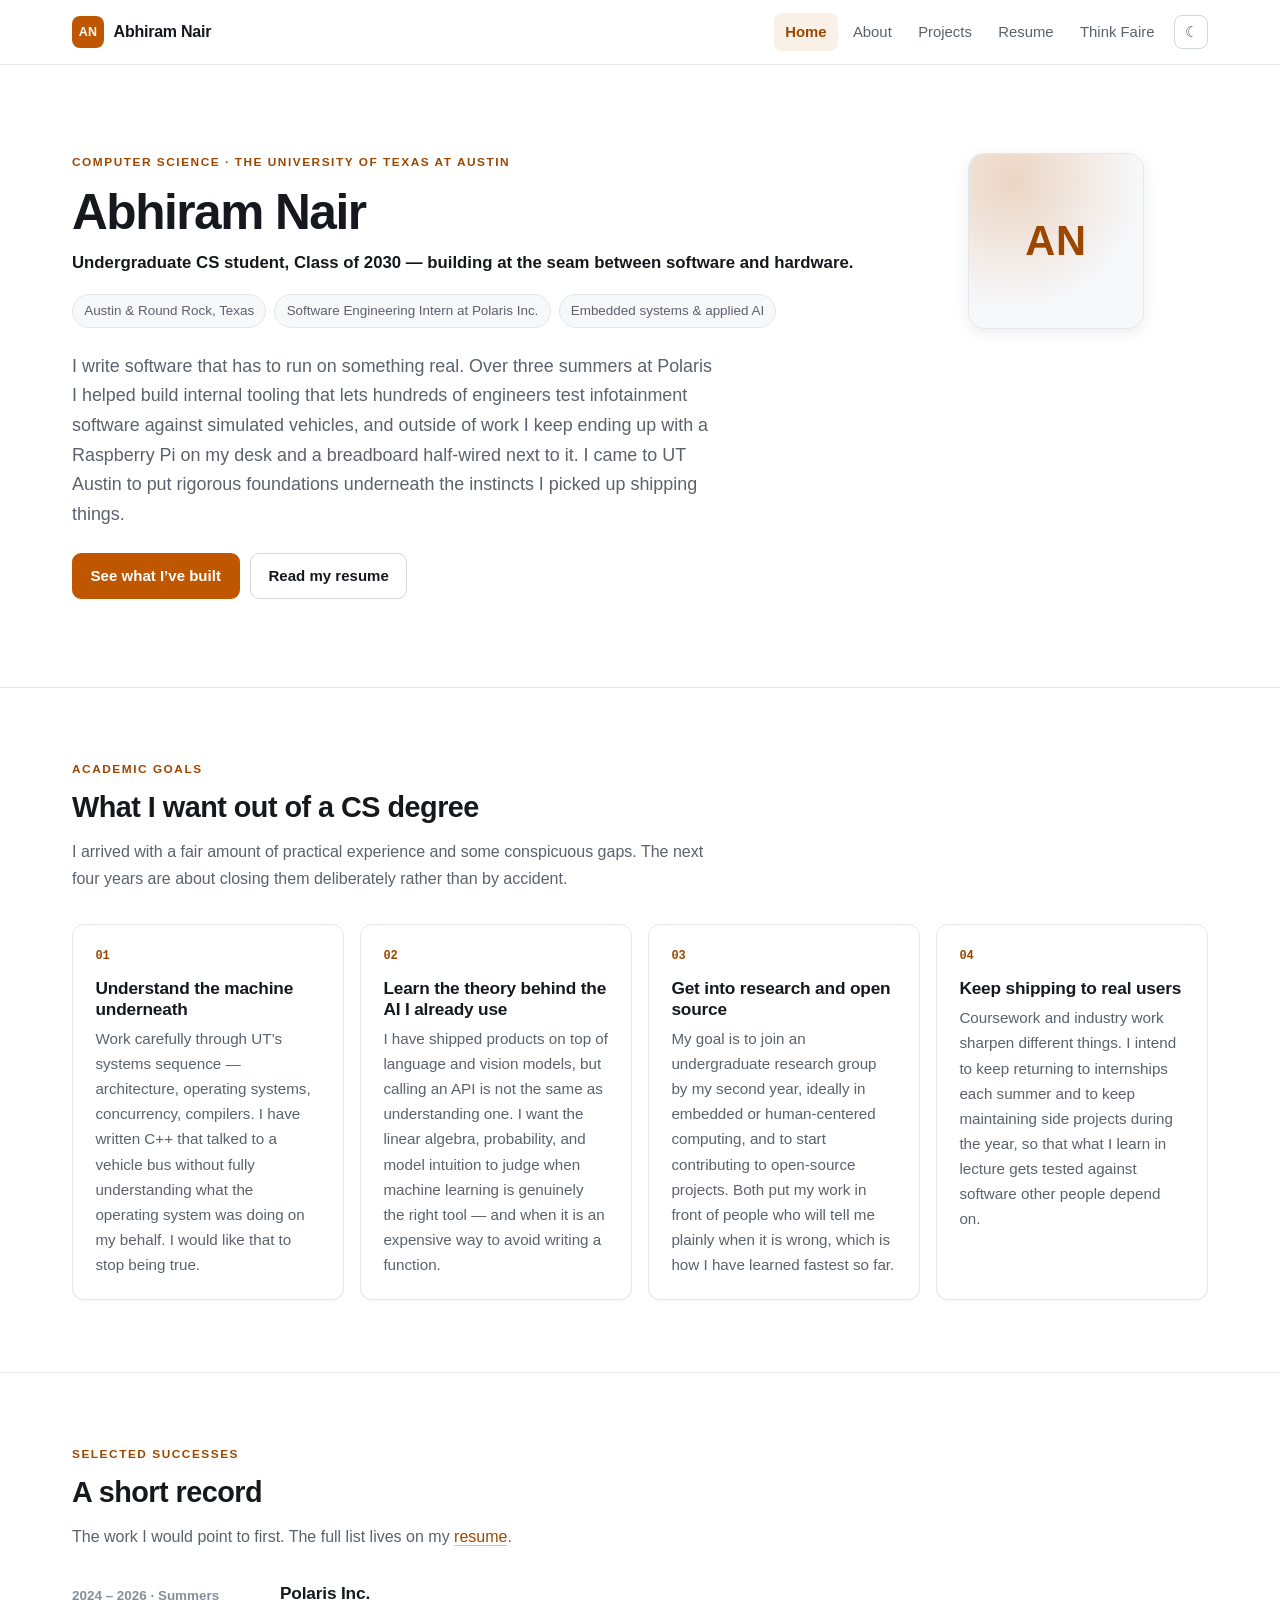
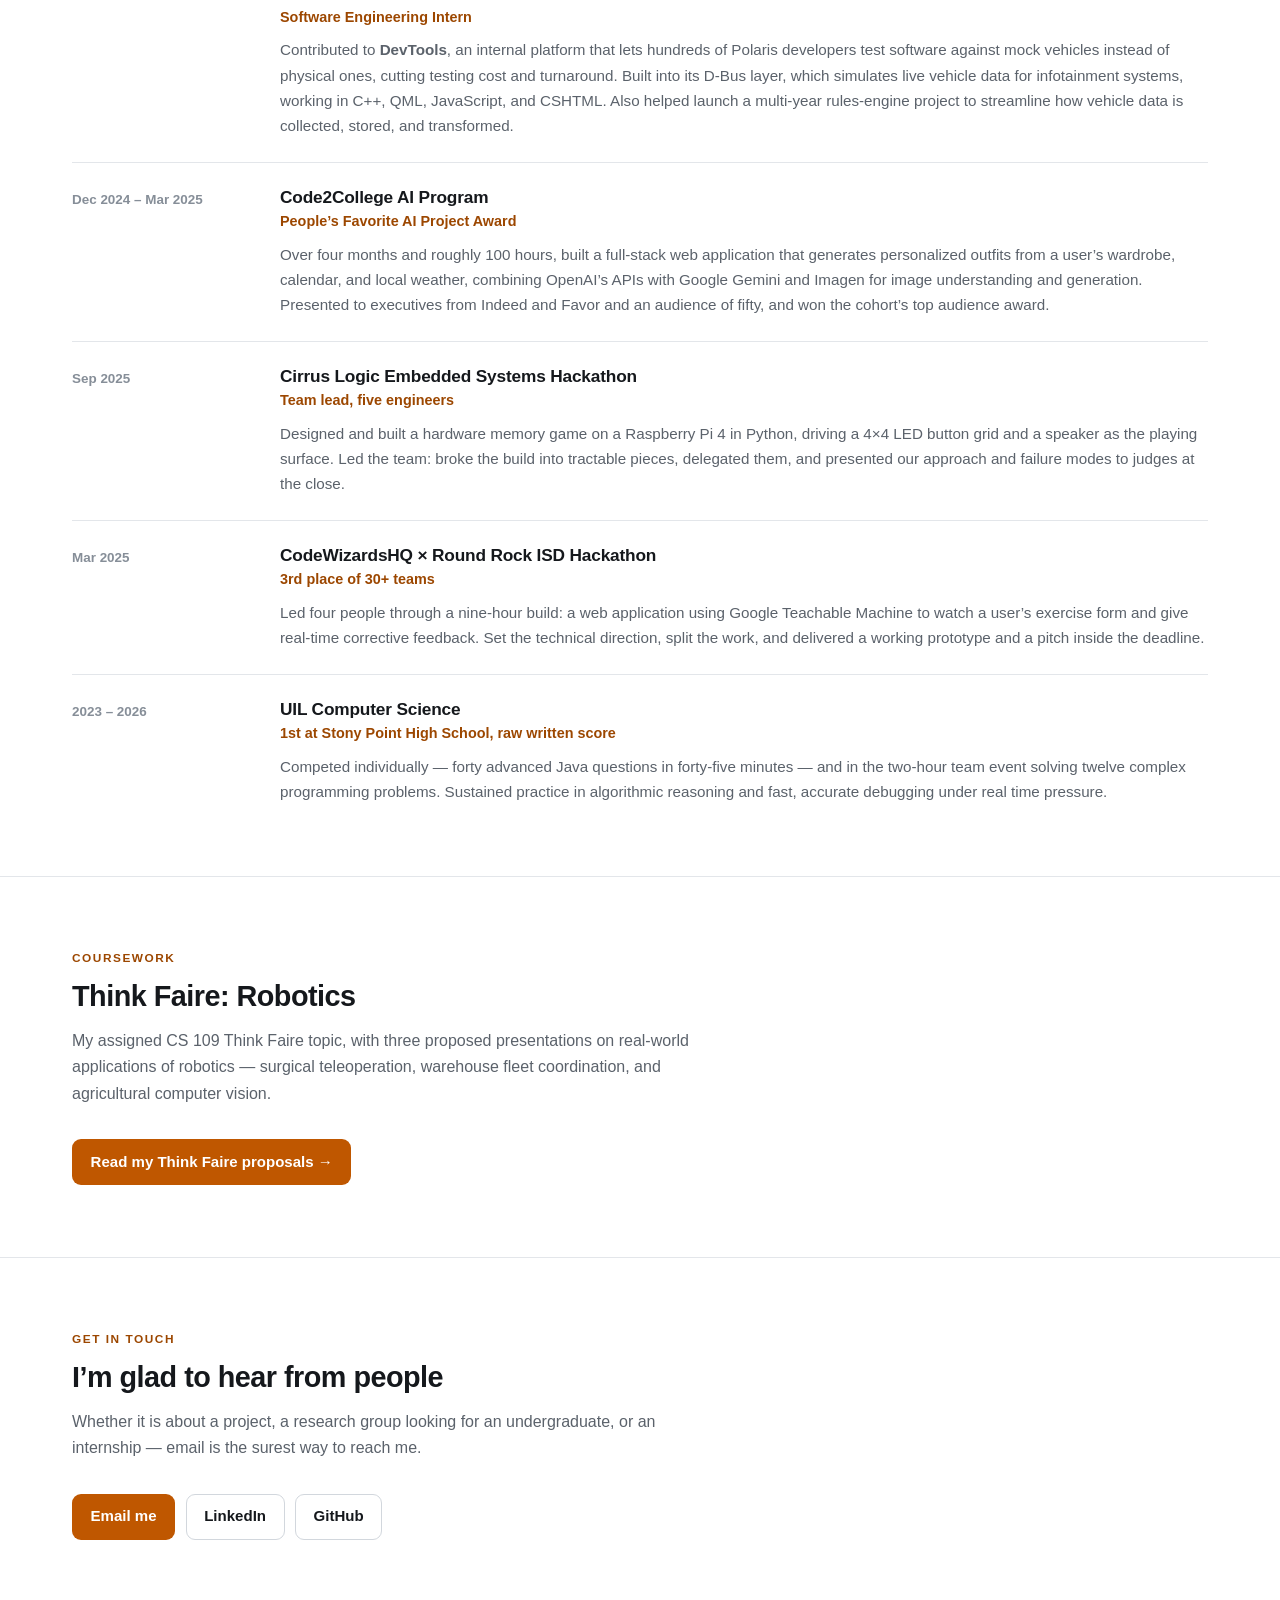
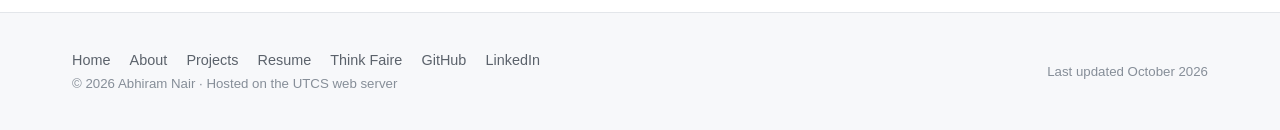
<file: site/index.html>
<!DOCTYPE html>
<html lang="en" >
<head>
<meta charset="utf-8">
<meta name="viewport" content="width=device-width, initial-scale=1">
<title>Abhiram Nair &mdash; Computer Science at UT Austin</title>
<meta name="description" content="Abhiram Nair is a Computer Science student at The University of Texas at Austin, Class of 2030, with experience in embedded systems, software engineering, and applied AI.">
<meta name="author" content="Abhiram Nair">
<link rel="stylesheet" href="style.css">
<link rel="icon" href="data:image/svg+xml,<svg xmlns='http://www.w3.org/2000/svg' viewBox='0 0 32 32'><rect width='32' height='32' rx='7' fill='%23bf5700'/><text x='16' y='22' font-family='Helvetica,Arial,sans-serif' font-size='15' font-weight='bold' fill='white' text-anchor='middle'>AN</text></svg>">
</head>
<body>
<a class="skip-link" href="#main">Skip to main content</a>

<header class="site-header">
  <div class="wrap">
    <a class="brand" href="index.html">
      <span class="brand-mark" aria-hidden="true">AN</span>
      <span>Abhiram Nair</span>
    </a>
    <nav class="nav" aria-label="Primary">
      <a href="index.html" aria-current="page">Home</a>
      <a href="about.html">About</a>
      <a href="projects.html">Projects</a>
      <a href="resume.html">Resume</a>
      <a href="thinklab/">Think Faire</a>
      <button class="theme-toggle" type="button" hidden aria-label="Switch theme"></button>
    </nav>
  </div>
</header>

<main id="main">

  <section class="hero">
    <div class="wrap">
      <div class="hero-grid">
        <div>
          <span class="eyebrow">Computer Science &middot; The University of Texas at Austin</span>
          <h1>Abhiram Nair</h1>
          <p class="hero-sub">Undergraduate CS student, Class of 2030 &mdash; building at the seam between software and hardware.</p>
          <ul class="facts">
            <li>Austin &amp; Round Rock, Texas</li>
            <li>Software Engineering Intern at Polaris Inc.</li>
            <li>Embedded systems &amp; applied AI</li>
          </ul>
          <p class="lead">
            I write software that has to run on something real. Over three summers at Polaris
            I helped build internal tooling that lets hundreds of engineers test infotainment
            software against simulated vehicles, and outside of work I keep ending up with a
            Raspberry Pi on my desk and a breadboard half-wired next to it. I came to UT Austin
            to put rigorous foundations underneath the instincts I picked up shipping things.
          </p>
          <div class="actions">
            <a class="btn btn-primary" href="projects.html">See what I&rsquo;ve built</a>
            <a class="btn btn-ghost" href="resume.html">Read my resume</a>
          </div>
        </div>

        <!-- Portrait slot. To add a photo, drop portrait.jpg in this directory and
             replace the div below with:
             <img class="portrait" src="portrait.jpg" alt="Portrait of Abhiram Nair" width="176" height="176"> -->
        <div class="portrait-frame">
          <div class="portrait-fallback" aria-hidden="true">AN</div>
        </div>
      </div>
    </div>
  </section>

  <section id="goals">
    <div class="wrap">
      <div class="section-head">
        <span class="eyebrow">Academic goals</span>
        <h2>What I want out of a CS degree</h2>
        <p>
          I arrived with a fair amount of practical experience and some conspicuous gaps.
          The next four years are about closing them deliberately rather than by accident.
        </p>
      </div>
      <div class="grid">
        <article class="card">
          <span class="card-num">01</span>
          <h3>Understand the machine underneath</h3>
          <p>
            Work carefully through UT&rsquo;s systems sequence &mdash; architecture, operating
            systems, concurrency, compilers. I have written C++ that talked to a vehicle bus
            without fully understanding what the operating system was doing on my behalf.
            I would like that to stop being true.
          </p>
        </article>
        <article class="card">
          <span class="card-num">02</span>
          <h3>Learn the theory behind the AI I already use</h3>
          <p>
            I have shipped products on top of language and vision models, but calling an API
            is not the same as understanding one. I want the linear algebra, probability, and
            model intuition to judge when machine learning is genuinely the right tool &mdash;
            and when it is an expensive way to avoid writing a function.
          </p>
        </article>
        <article class="card">
          <span class="card-num">03</span>
          <h3>Get into research and open source</h3>
          <p>
            My goal is to join an undergraduate research group by my second year, ideally in
            embedded or human-centered computing, and to start contributing to open-source
            projects. Both put my work in front of people who will tell me plainly when it
            is wrong, which is how I have learned fastest so far.
          </p>
        </article>
        <article class="card">
          <span class="card-num">04</span>
          <h3>Keep shipping to real users</h3>
          <p>
            Coursework and industry work sharpen different things. I intend to keep returning
            to internships each summer and to keep maintaining side projects during the year,
            so that what I learn in lecture gets tested against software other people depend on.
          </p>
        </article>
      </div>
    </div>
  </section>

  <section id="highlights">
    <div class="wrap">
      <div class="section-head">
        <span class="eyebrow">Selected successes</span>
        <h2>A short record</h2>
        <p>The work I would point to first. The full list lives on my <a href="resume.html">resume</a>.</p>
      </div>

      <div class="entries">
        <article class="entry">
          <div class="entry-when">2024 &ndash; 2026 &middot; Summers</div>
          <div class="entry-body">
            <h3>Polaris Inc.</h3>
            <span class="entry-role">Software Engineering Intern</span>
            <p>
              Contributed to <strong>DevTools</strong>, an internal platform that lets hundreds of
              Polaris developers test software against mock vehicles instead of physical ones,
              cutting testing cost and turnaround. Built into its D-Bus layer, which simulates
              live vehicle data for infotainment systems, working in C++, QML, JavaScript, and
              CSHTML. Also helped launch a multi-year rules-engine project to streamline how
              vehicle data is collected, stored, and transformed.
            </p>
          </div>
        </article>

        <article class="entry">
          <div class="entry-when">Dec 2024 &ndash; Mar 2025</div>
          <div class="entry-body">
            <h3>Code2College AI Program</h3>
            <span class="entry-role">People&rsquo;s Favorite AI Project Award</span>
            <p>
              Over four months and roughly 100 hours, built a full-stack web application that
              generates personalized outfits from a user&rsquo;s wardrobe, calendar, and local
              weather, combining OpenAI&rsquo;s APIs with Google Gemini and Imagen for image
              understanding and generation. Presented to executives from Indeed and Favor and
              an audience of fifty, and won the cohort&rsquo;s top audience award.
            </p>
          </div>
        </article>

        <article class="entry">
          <div class="entry-when">Sep 2025</div>
          <div class="entry-body">
            <h3>Cirrus Logic Embedded Systems Hackathon</h3>
            <span class="entry-role">Team lead, five engineers</span>
            <p>
              Designed and built a hardware memory game on a Raspberry Pi 4 in Python, driving a
              4&times;4 LED button grid and a speaker as the playing surface. Led the team: broke
              the build into tractable pieces, delegated them, and presented our approach and
              failure modes to judges at the close.
            </p>
          </div>
        </article>

        <article class="entry">
          <div class="entry-when">Mar 2025</div>
          <div class="entry-body">
            <h3>CodeWizardsHQ &times; Round Rock ISD Hackathon</h3>
            <span class="entry-role">3rd place of 30+ teams</span>
            <p>
              Led four people through a nine-hour build: a web application using Google Teachable
              Machine to watch a user&rsquo;s exercise form and give real-time corrective feedback.
              Set the technical direction, split the work, and delivered a working prototype and
              a pitch inside the deadline.
            </p>
          </div>
        </article>

        <article class="entry">
          <div class="entry-when">2023 &ndash; 2026</div>
          <div class="entry-body">
            <h3>UIL Computer Science</h3>
            <span class="entry-role">1st at Stony Point High School, raw written score</span>
            <p>
              Competed individually &mdash; forty advanced Java questions in forty-five minutes &mdash;
              and in the two-hour team event solving twelve complex programming problems.
              Sustained practice in algorithmic reasoning and fast, accurate debugging under
              real time pressure.
            </p>
          </div>
        </article>
      </div>
    </div>
  </section>

  <section id="thinkfaire">
    <div class="wrap">
      <div class="section-head">
        <span class="eyebrow">Coursework</span>
        <h2>Think Faire: Robotics</h2>
        <p>
          My assigned CS&nbsp;109 Think Faire topic, with three proposed presentations on
          real-world applications of robotics &mdash; surgical teleoperation, warehouse
          fleet coordination, and agricultural computer vision.
        </p>
      </div>
      <div class="actions">
        <a class="btn btn-primary" href="thinklab/">Read my Think Faire proposals &rarr;</a>
      </div>
    </div>
  </section>

  <section id="contact">
    <div class="wrap">
      <div class="section-head">
        <span class="eyebrow">Get in touch</span>
        <h2>I&rsquo;m glad to hear from people</h2>
        <p>
          Whether it is about a project, a research group looking for an undergraduate, or an
          internship &mdash; email is the surest way to reach me.
        </p>
      </div>
      <div class="actions">
        <span class="email-slot" data-email-user="nairabhiram48" data-email-domain="gmail.com" data-email-label="Email me" data-email-class="btn btn-primary">nairabhiram48 [at] gmail [dot] com</span>
        <a class="btn btn-ghost" href="https://www.linkedin.com/in/abhiram-nair-656b05310/" rel="me noopener">LinkedIn</a>
        <a class="btn btn-ghost" href="https://github.com/AbhiramNair48" rel="me noopener">GitHub</a>
      </div>
    </div>
  </section>

</main>

<footer class="site-footer">
  <div class="wrap">
    <div>
      <div class="footer-links">
        <a href="index.html">Home</a>
        <a href="about.html">About</a>
        <a href="projects.html">Projects</a>
        <a href="resume.html">Resume</a>
        <a href="thinklab/">Think Faire</a>
        <a href="https://github.com/AbhiramNair48" rel="me noopener">GitHub</a>
        <a href="https://www.linkedin.com/in/abhiram-nair-656b05310/" rel="me noopener">LinkedIn</a>
      </div>
      <p class="footer-note">&copy; 2026 Abhiram Nair &middot; Hosted on the UTCS web server</p>
    </div>
    <p class="footer-note">Last updated October 2026</p>
  </div>
</footer>

<script src="main.js"></script>
</body>
</html>
</file>
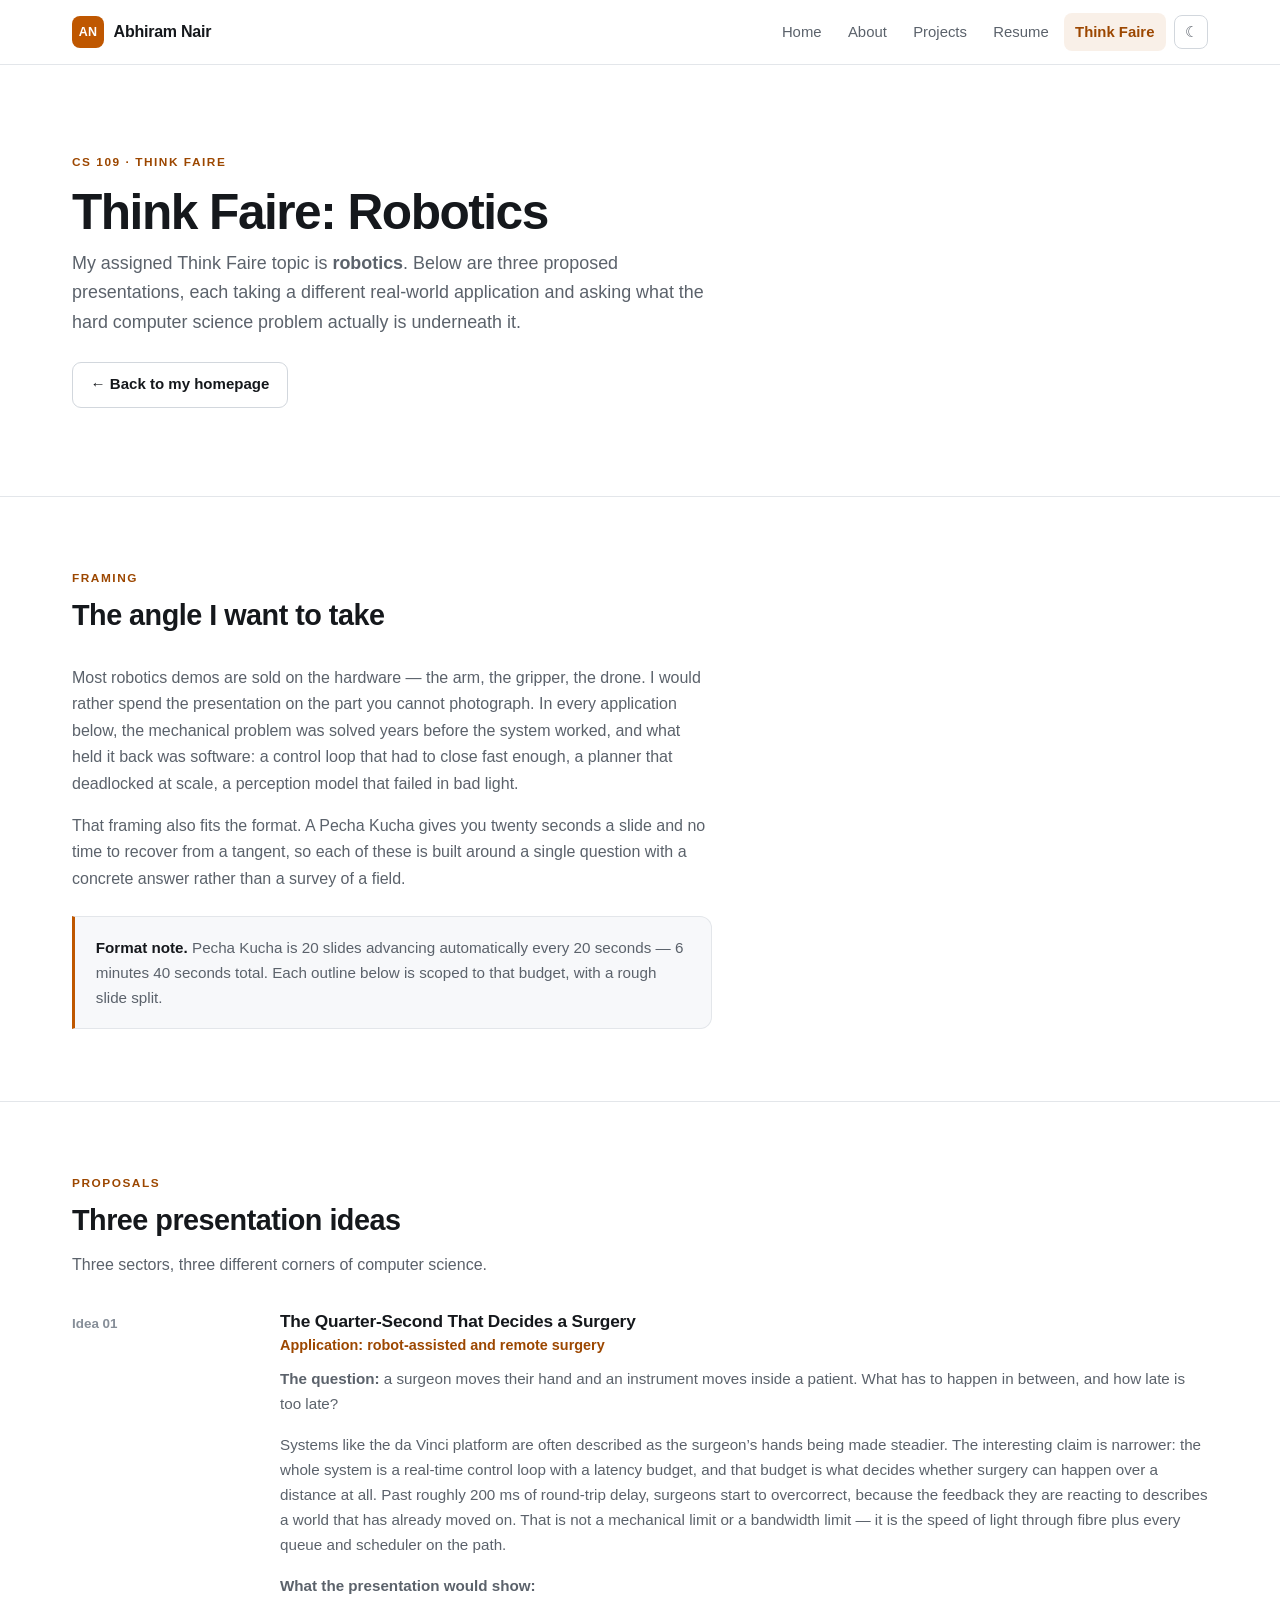
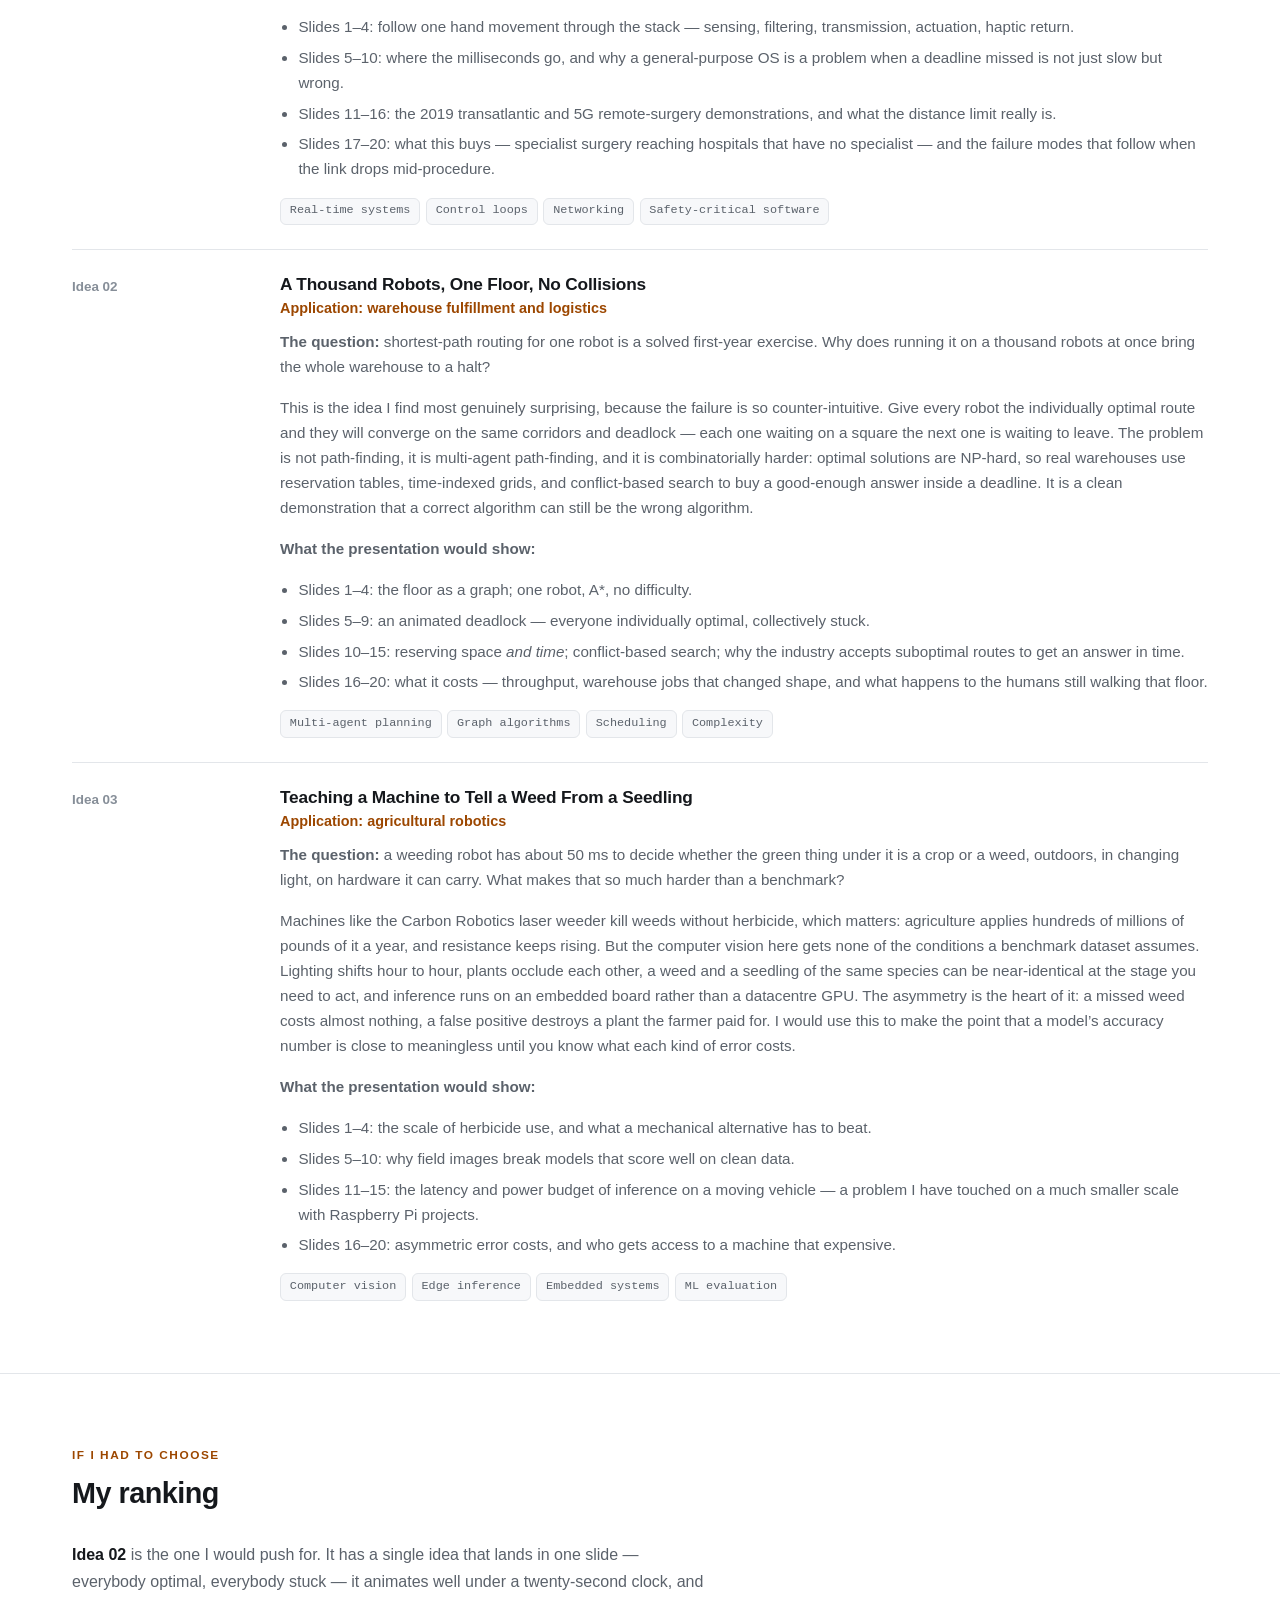
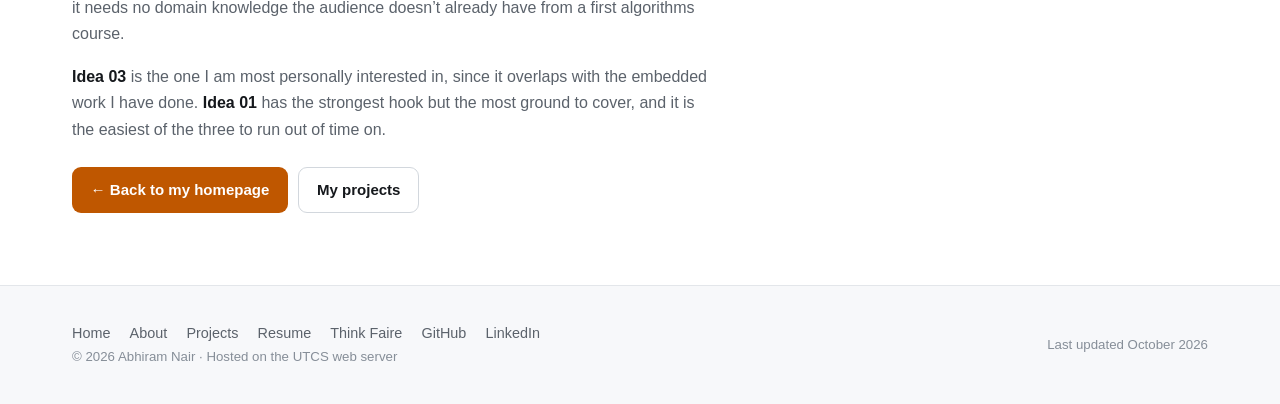
<file: site/thinklab/index.html>
<!DOCTYPE html>
<html lang="en">
<head>
<meta charset="utf-8">
<meta name="viewport" content="width=device-width, initial-scale=1">
<title>Think Faire: Robotics &mdash; Abhiram Nair</title>
<meta name="description" content="Abhiram Nair's Think Faire topic, Robotics, with three proposed presentations on real-world applications of robotics.">
<meta name="author" content="Abhiram Nair">
<!-- This page lives one directory deeper than the rest of the site, so every
     shared asset and sibling page is reached with a leading ../ -->
<link rel="stylesheet" href="../style.css">
<link rel="icon" href="data:image/svg+xml,<svg xmlns='http://www.w3.org/2000/svg' viewBox='0 0 32 32'><rect width='32' height='32' rx='7' fill='%23bf5700'/><text x='16' y='22' font-family='Helvetica,Arial,sans-serif' font-size='15' font-weight='bold' fill='white' text-anchor='middle'>AN</text></svg>">
</head>
<body>
<a class="skip-link" href="#main">Skip to main content</a>

<header class="site-header">
  <div class="wrap">
    <a class="brand" href="../index.html">
      <span class="brand-mark" aria-hidden="true">AN</span>
      <span>Abhiram Nair</span>
    </a>
    <nav class="nav" aria-label="Primary">
      <a href="../index.html">Home</a>
      <a href="../about.html">About</a>
      <a href="../projects.html">Projects</a>
      <a href="../resume.html">Resume</a>
      <a href="index.html" aria-current="page">Think Faire</a>
      <button class="theme-toggle" type="button" hidden aria-label="Switch theme"></button>
    </nav>
  </div>
</header>

<main id="main">

  <section class="hero">
    <div class="wrap">
      <span class="eyebrow">CS 109 &middot; Think Faire</span>
      <h1>Think Faire: Robotics</h1>
      <p class="lead">
        My assigned Think Faire topic is <strong>robotics</strong>. Below are three
        proposed presentations, each taking a different real-world application and
        asking what the hard computer science problem actually is underneath it.
      </p>
      <div class="actions">
        <a class="btn btn-ghost" href="../index.html">&larr; Back to my homepage</a>
      </div>
    </div>
  </section>

  <section>
    <div class="wrap">
      <div class="section-head">
        <span class="eyebrow">Framing</span>
        <h2>The angle I want to take</h2>
      </div>
      <div class="prose">
        <p>
          Most robotics demos are sold on the hardware &mdash; the arm, the gripper, the
          drone. I would rather spend the presentation on the part you cannot photograph.
          In every application below, the mechanical problem was solved years before the
          system worked, and what held it back was software: a control loop that had to
          close fast enough, a planner that deadlocked at scale, a perception model that
          failed in bad light.
        </p>
        <p>
          That framing also fits the format. A Pecha Kucha gives you twenty seconds a slide
          and no time to recover from a tangent, so each of these is built around a single
          question with a concrete answer rather than a survey of a field.
        </p>
      </div>
      <p class="callout" style="margin-top:1.5rem">
        <strong>Format note.</strong> Pecha Kucha is 20 slides advancing automatically every
        20 seconds &mdash; 6 minutes 40 seconds total. Each outline below is scoped to that
        budget, with a rough slide split.
      </p>
    </div>
  </section>

  <section>
    <div class="wrap">
      <div class="section-head">
        <span class="eyebrow">Proposals</span>
        <h2>Three presentation ideas</h2>
        <p>Three sectors, three different corners of computer science.</p>
      </div>

      <div class="entries">

        <article class="entry">
          <div class="entry-when">Idea 01</div>
          <div class="entry-body">
            <h3>The Quarter-Second That Decides a Surgery</h3>
            <span class="entry-role">Application: robot-assisted and remote surgery</span>
            <p>
              <strong>The question:</strong> a surgeon moves their hand and an instrument moves
              inside a patient. What has to happen in between, and how late is too late?
            </p>
            <p>
              Systems like the da Vinci platform are often described as the surgeon&rsquo;s hands
              being made steadier. The interesting claim is narrower: the whole system is a
              real-time control loop with a latency budget, and that budget is what decides
              whether surgery can happen over a distance at all. Past roughly 200&nbsp;ms of
              round-trip delay, surgeons start to overcorrect, because the feedback they are
              reacting to describes a world that has already moved on. That is not a
              mechanical limit or a bandwidth limit &mdash; it is the speed of light through
              fibre plus every queue and scheduler on the path.
            </p>
            <p><strong>What the presentation would show:</strong></p>
            <ul>
              <li>Slides 1&ndash;4: follow one hand movement through the stack &mdash; sensing, filtering, transmission, actuation, haptic return.</li>
              <li>Slides 5&ndash;10: where the milliseconds go, and why a general-purpose OS is a problem when a deadline missed is not just slow but wrong.</li>
              <li>Slides 11&ndash;16: the 2019 transatlantic and 5G remote-surgery demonstrations, and what the distance limit really is.</li>
              <li>Slides 17&ndash;20: what this buys &mdash; specialist surgery reaching hospitals that have no specialist &mdash; and the failure modes that follow when the link drops mid-procedure.</li>
            </ul>
            <ul class="tags">
              <li>Real-time systems</li><li>Control loops</li>
              <li>Networking</li><li>Safety-critical software</li>
            </ul>
          </div>
        </article>

        <article class="entry">
          <div class="entry-when">Idea 02</div>
          <div class="entry-body">
            <h3>A Thousand Robots, One Floor, No Collisions</h3>
            <span class="entry-role">Application: warehouse fulfillment and logistics</span>
            <p>
              <strong>The question:</strong> shortest-path routing for one robot is a solved
              first-year exercise. Why does running it on a thousand robots at once bring the
              whole warehouse to a halt?
            </p>
            <p>
              This is the idea I find most genuinely surprising, because the failure is so
              counter-intuitive. Give every robot the individually optimal route and they will
              converge on the same corridors and deadlock &mdash; each one waiting on a square
              the next one is waiting to leave. The problem is not path-finding, it is
              multi-agent path-finding, and it is combinatorially harder: optimal solutions are
              NP-hard, so real warehouses use reservation tables, time-indexed grids, and
              conflict-based search to buy a good-enough answer inside a deadline. It is a
              clean demonstration that a correct algorithm can still be the wrong algorithm.
            </p>
            <p><strong>What the presentation would show:</strong></p>
            <ul>
              <li>Slides 1&ndash;4: the floor as a graph; one robot, A*, no difficulty.</li>
              <li>Slides 5&ndash;9: an animated deadlock &mdash; everyone individually optimal, collectively stuck.</li>
              <li>Slides 10&ndash;15: reserving space <em>and time</em>; conflict-based search; why the industry accepts suboptimal routes to get an answer in time.</li>
              <li>Slides 16&ndash;20: what it costs &mdash; throughput, warehouse jobs that changed shape, and what happens to the humans still walking that floor.</li>
            </ul>
            <ul class="tags">
              <li>Multi-agent planning</li><li>Graph algorithms</li>
              <li>Scheduling</li><li>Complexity</li>
            </ul>
          </div>
        </article>

        <article class="entry">
          <div class="entry-when">Idea 03</div>
          <div class="entry-body">
            <h3>Teaching a Machine to Tell a Weed From a Seedling</h3>
            <span class="entry-role">Application: agricultural robotics</span>
            <p>
              <strong>The question:</strong> a weeding robot has about 50&nbsp;ms to decide
              whether the green thing under it is a crop or a weed, outdoors, in changing light,
              on hardware it can carry. What makes that so much harder than a benchmark?
            </p>
            <p>
              Machines like the Carbon Robotics laser weeder kill weeds without herbicide, which
              matters: agriculture applies hundreds of millions of pounds of it a year, and
              resistance keeps rising. But the computer vision here gets none of the conditions
              a benchmark dataset assumes. Lighting shifts hour to hour, plants occlude each
              other, a weed and a seedling of the same species can be near-identical at the
              stage you need to act, and inference runs on an embedded board rather than a
              datacentre GPU. The asymmetry is the heart of it: a missed weed costs almost
              nothing, a false positive destroys a plant the farmer paid for. I would use this
              to make the point that a model&rsquo;s accuracy number is close to meaningless
              until you know what each kind of error costs.
            </p>
            <p><strong>What the presentation would show:</strong></p>
            <ul>
              <li>Slides 1&ndash;4: the scale of herbicide use, and what a mechanical alternative has to beat.</li>
              <li>Slides 5&ndash;10: why field images break models that score well on clean data.</li>
              <li>Slides 11&ndash;15: the latency and power budget of inference on a moving vehicle &mdash; a problem I have touched on a much smaller scale with Raspberry Pi projects.</li>
              <li>Slides 16&ndash;20: asymmetric error costs, and who gets access to a machine that expensive.</li>
            </ul>
            <ul class="tags">
              <li>Computer vision</li><li>Edge inference</li>
              <li>Embedded systems</li><li>ML evaluation</li>
            </ul>
          </div>
        </article>

      </div>
    </div>
  </section>

  <section>
    <div class="wrap">
      <div class="section-head">
        <span class="eyebrow">If I had to choose</span>
        <h2>My ranking</h2>
      </div>
      <div class="prose">
        <p>
          <strong>Idea 02</strong> is the one I would push for. It has a single idea that lands
          in one slide &mdash; everybody optimal, everybody stuck &mdash; it animates well under
          a twenty-second clock, and it needs no domain knowledge the audience doesn&rsquo;t
          already have from a first algorithms course.
        </p>
        <p>
          <strong>Idea 03</strong> is the one I am most personally interested in, since it
          overlaps with the embedded work I have done. <strong>Idea 01</strong> has the
          strongest hook but the most ground to cover, and it is the easiest of the three to
          run out of time on.
        </p>
      </div>
      <div class="actions">
        <a class="btn btn-primary" href="../index.html">&larr; Back to my homepage</a>
        <a class="btn btn-ghost" href="../projects.html">My projects</a>
      </div>
    </div>
  </section>

</main>

<footer class="site-footer">
  <div class="wrap">
    <div>
      <div class="footer-links">
        <a href="../index.html">Home</a>
        <a href="../about.html">About</a>
        <a href="../projects.html">Projects</a>
        <a href="../resume.html">Resume</a>
        <a href="index.html">Think Faire</a>
        <a href="https://github.com/AbhiramNair48" rel="me noopener">GitHub</a>
        <a href="https://www.linkedin.com/in/abhiram-nair-656b05310/" rel="me noopener">LinkedIn</a>
      </div>
      <p class="footer-note">&copy; 2026 Abhiram Nair &middot; Hosted on the UTCS web server</p>
    </div>
    <p class="footer-note">Last updated October 2026</p>
  </div>
</footer>

<script src="../main.js"></script>
</body>
</html>
</file>
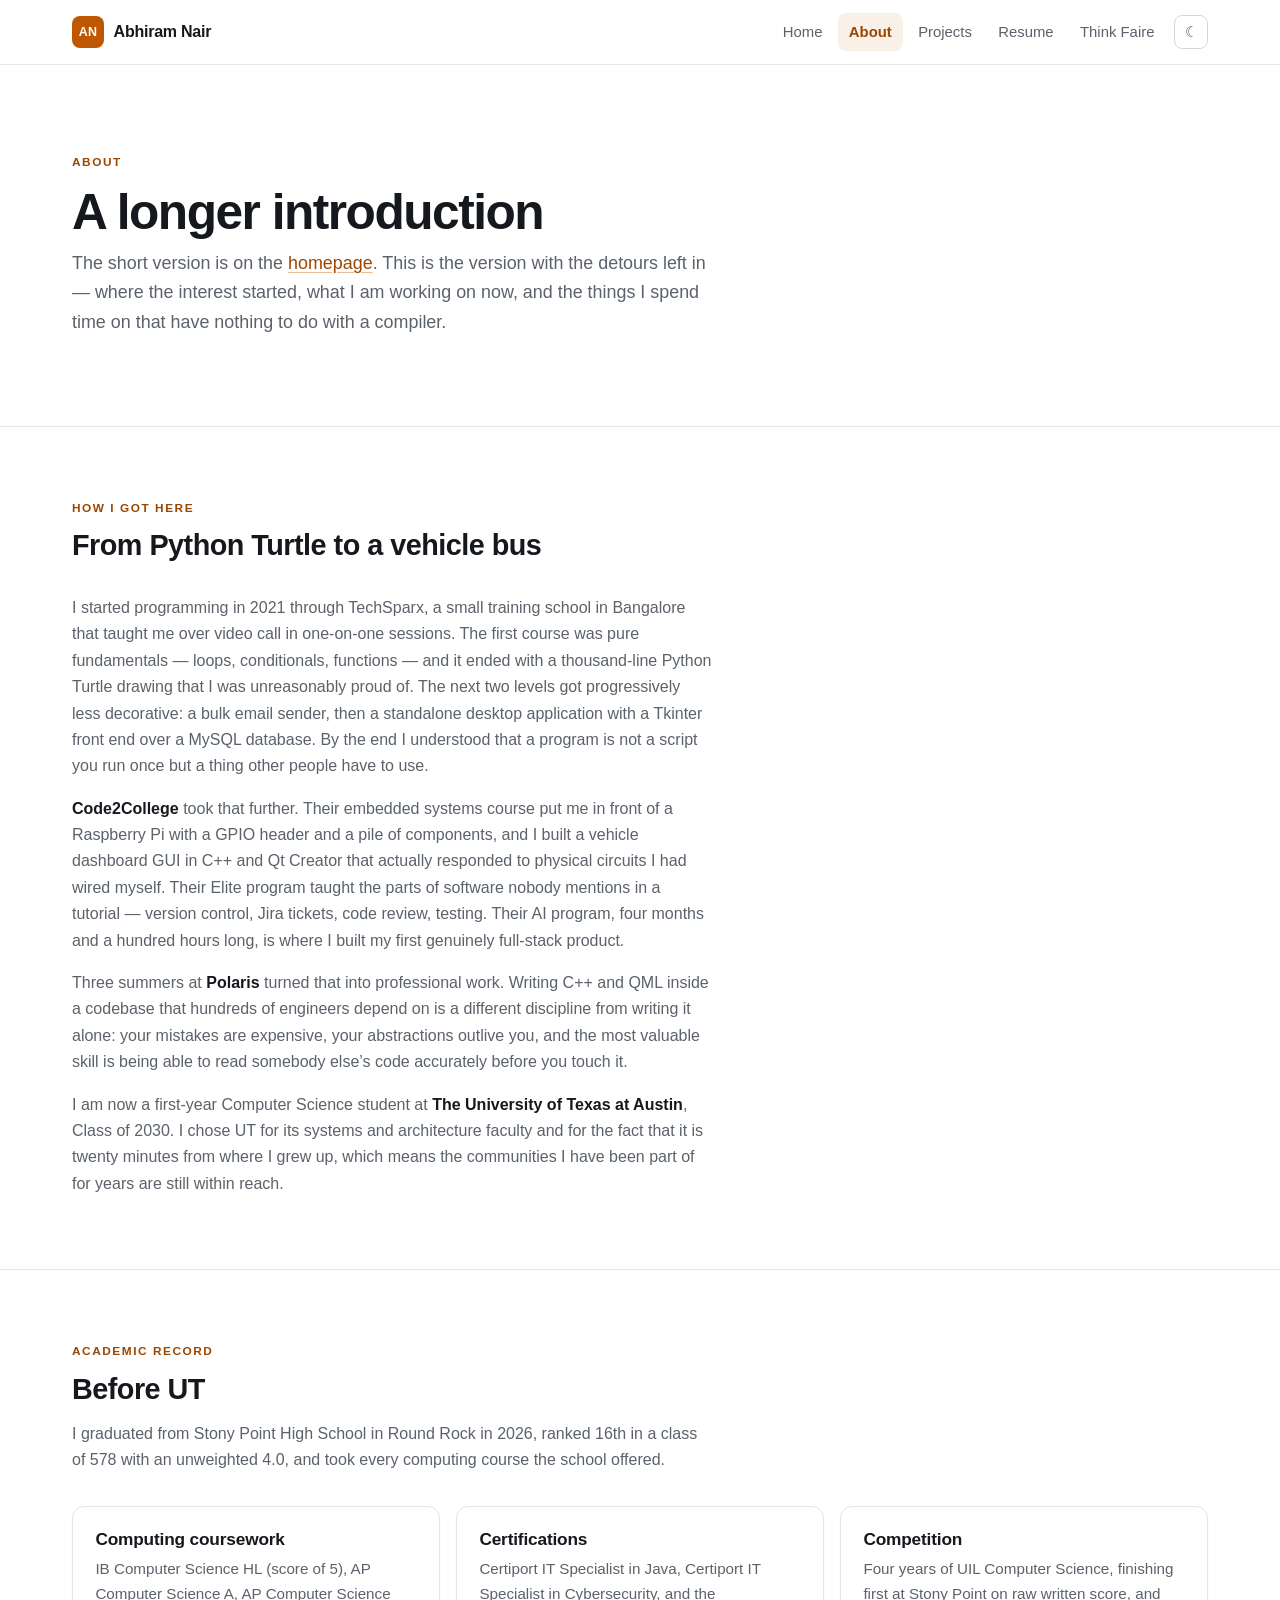
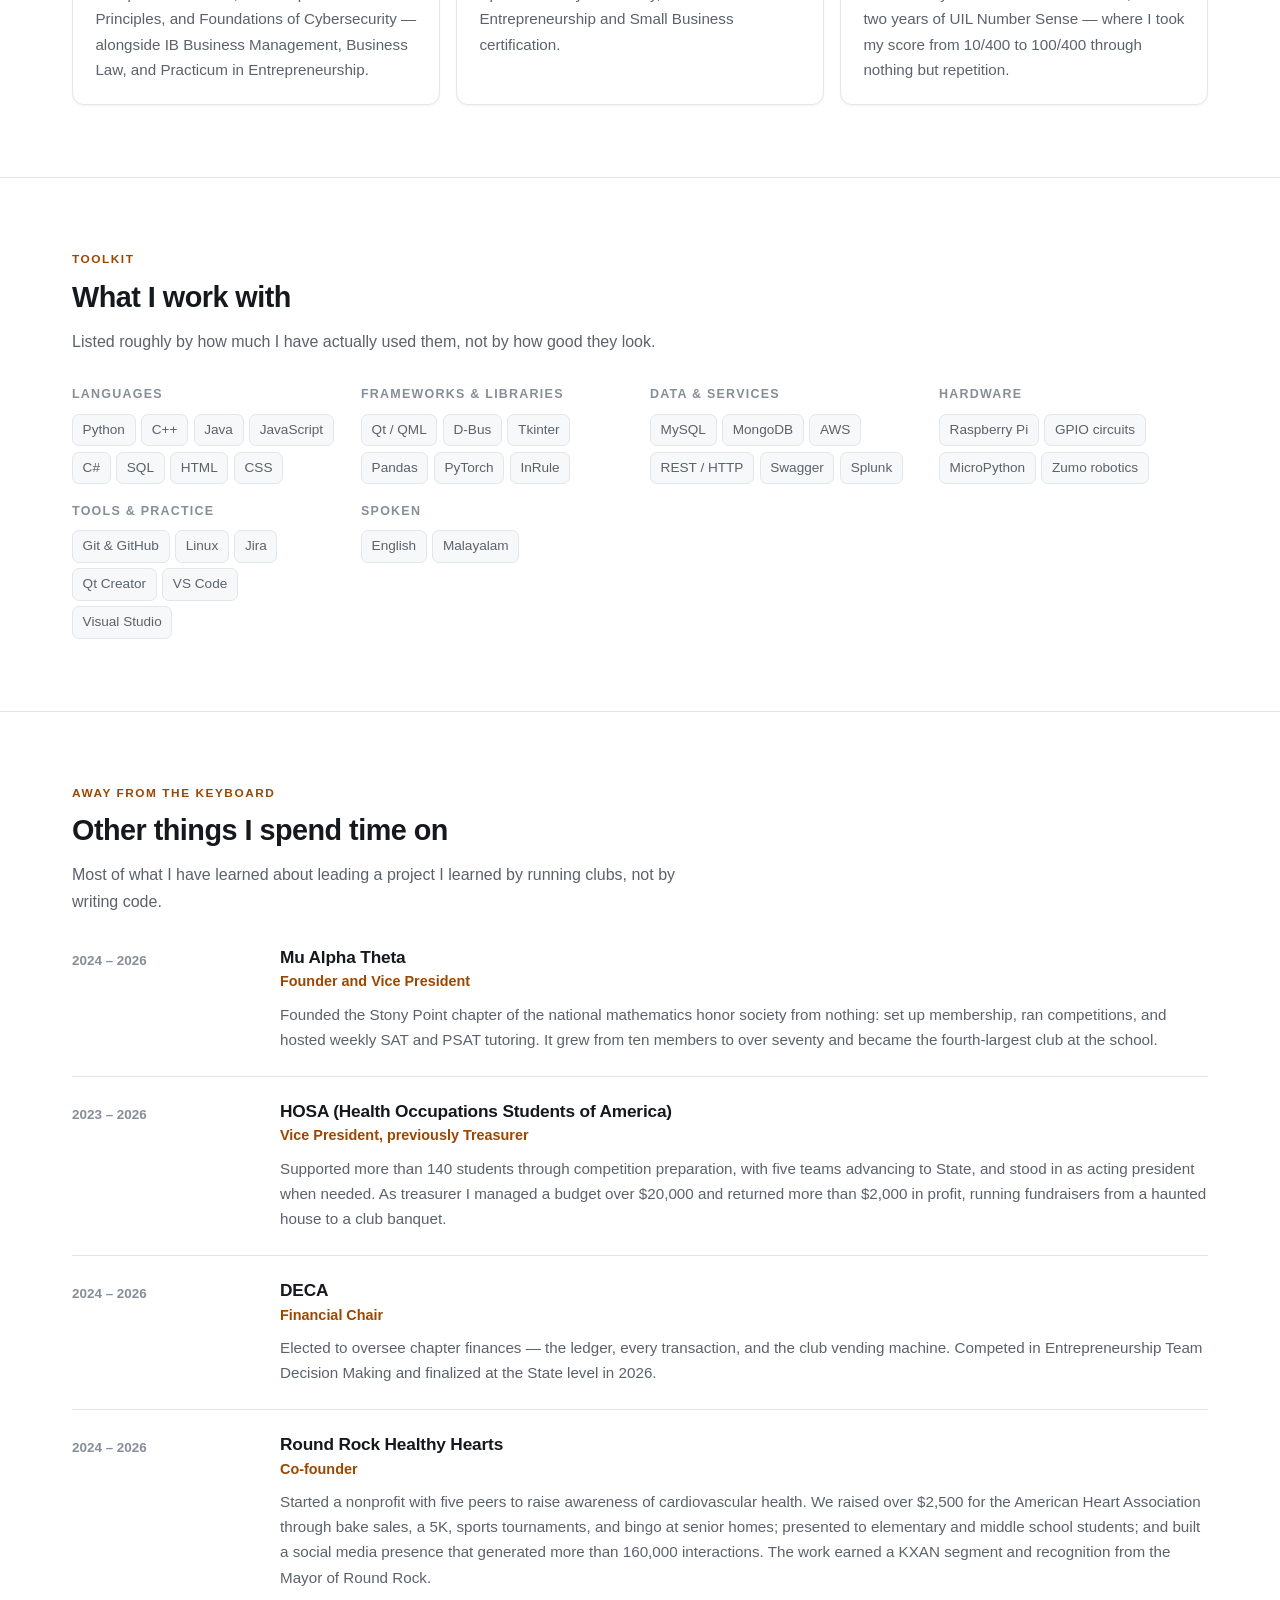
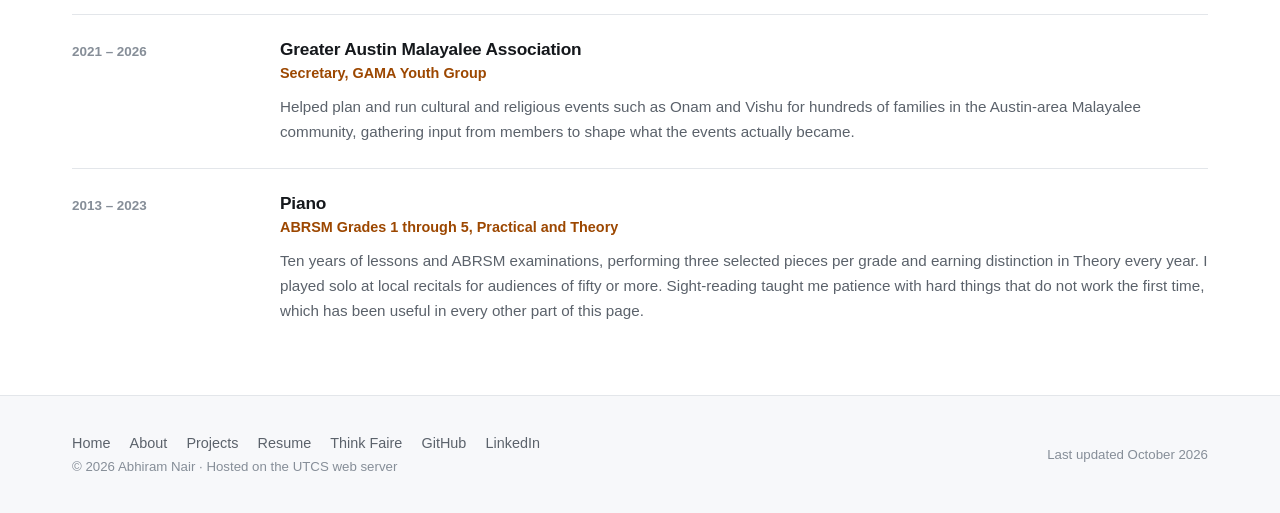
<file: site/about.html>
<!DOCTYPE html>
<html lang="en">
<head>
<meta charset="utf-8">
<meta name="viewport" content="width=device-width, initial-scale=1">
<title>About &mdash; Abhiram Nair</title>
<meta name="description" content="How Abhiram Nair came to Computer Science, what he is studying at UT Austin, and what he does away from the keyboard.">
<meta name="author" content="Abhiram Nair">
<link rel="stylesheet" href="style.css">
<link rel="icon" href="data:image/svg+xml,<svg xmlns='http://www.w3.org/2000/svg' viewBox='0 0 32 32'><rect width='32' height='32' rx='7' fill='%23bf5700'/><text x='16' y='22' font-family='Helvetica,Arial,sans-serif' font-size='15' font-weight='bold' fill='white' text-anchor='middle'>AN</text></svg>">
</head>
<body>
<a class="skip-link" href="#main">Skip to main content</a>

<header class="site-header">
  <div class="wrap">
    <a class="brand" href="index.html">
      <span class="brand-mark" aria-hidden="true">AN</span>
      <span>Abhiram Nair</span>
    </a>
    <nav class="nav" aria-label="Primary">
      <a href="index.html">Home</a>
      <a href="about.html" aria-current="page">About</a>
      <a href="projects.html">Projects</a>
      <a href="resume.html">Resume</a>
      <a href="thinklab/">Think Faire</a>
      <button class="theme-toggle" type="button" hidden aria-label="Switch theme"></button>
    </nav>
  </div>
</header>

<main id="main">

  <section class="hero">
    <div class="wrap">
      <span class="eyebrow">About</span>
      <h1>A longer introduction</h1>
      <p class="lead">
        The short version is on the <a href="index.html">homepage</a>. This is the version with
        the detours left in &mdash; where the interest started, what I am working on now, and
        the things I spend time on that have nothing to do with a compiler.
      </p>
    </div>
  </section>

  <section>
    <div class="wrap">
      <div class="section-head">
        <span class="eyebrow">How I got here</span>
        <h2>From Python Turtle to a vehicle bus</h2>
      </div>
      <div class="prose">
        <p>
          I started programming in 2021 through TechSparx, a small training school in Bangalore
          that taught me over video call in one-on-one sessions. The first course was pure
          fundamentals &mdash; loops, conditionals, functions &mdash; and it ended with a
          thousand-line Python Turtle drawing that I was unreasonably proud of. The next two
          levels got progressively less decorative: a bulk email sender, then a standalone
          desktop application with a Tkinter front end over a MySQL database. By the end I
          understood that a program is not a script you run once but a thing other people
          have to use.
        </p>
        <p>
          <strong>Code2College</strong> took that further. Their embedded systems course put me in
          front of a Raspberry Pi with a GPIO header and a pile of components, and I built a
          vehicle dashboard GUI in C++ and Qt Creator that actually responded to physical
          circuits I had wired myself. Their Elite program taught the parts of software nobody
          mentions in a tutorial &mdash; version control, Jira tickets, code review, testing.
          Their AI program, four months and a hundred hours long, is where I built my first
          genuinely full-stack product.
        </p>
        <p>
          Three summers at <strong>Polaris</strong> turned that into professional work. Writing C++
          and QML inside a codebase that hundreds of engineers depend on is a different
          discipline from writing it alone: your mistakes are expensive, your abstractions
          outlive you, and the most valuable skill is being able to read somebody else&rsquo;s
          code accurately before you touch it.
        </p>
        <p>
          I am now a first-year Computer Science student at <strong>The University of Texas at
          Austin</strong>, Class of 2030. I chose UT for its systems and architecture faculty and
          for the fact that it is twenty minutes from where I grew up, which means the
          communities I have been part of for years are still within reach.
        </p>
      </div>
    </div>
  </section>

  <section>
    <div class="wrap">
      <div class="section-head">
        <span class="eyebrow">Academic record</span>
        <h2>Before UT</h2>
        <p>
          I graduated from Stony Point High School in Round Rock in 2026, ranked 16th in a class
          of 578 with an unweighted 4.0, and took every computing course the school offered.
        </p>
      </div>
      <div class="grid">
        <article class="card">
          <h3>Computing coursework</h3>
          <p>
            IB Computer Science HL (score of 5), AP Computer Science A, AP Computer Science
            Principles, and Foundations of Cybersecurity &mdash; alongside IB Business Management,
            Business Law, and Practicum in Entrepreneurship.
          </p>
        </article>
        <article class="card">
          <h3>Certifications</h3>
          <p>
            Certiport IT Specialist in Java, Certiport IT Specialist in Cybersecurity, and the
            Entrepreneurship and Small Business certification.
          </p>
        </article>
        <article class="card">
          <h3>Competition</h3>
          <p>
            Four years of UIL Computer Science, finishing first at Stony Point on raw written
            score, and two years of UIL Number Sense &mdash; where I took my score from 10/400 to
            100/400 through nothing but repetition.
          </p>
        </article>
      </div>
    </div>
  </section>

  <section>
    <div class="wrap">
      <div class="section-head">
        <span class="eyebrow">Toolkit</span>
        <h2>What I work with</h2>
        <p>Listed roughly by how much I have actually used them, not by how good they look.</p>
      </div>
      <div class="skills">
        <div class="skill-group">
          <h3>Languages</h3>
          <ul class="chips">
            <li>Python</li><li>C++</li><li>Java</li><li>JavaScript</li>
            <li>C#</li><li>SQL</li><li>HTML</li><li>CSS</li>
          </ul>
        </div>
        <div class="skill-group">
          <h3>Frameworks &amp; libraries</h3>
          <ul class="chips">
            <li>Qt / QML</li><li>D-Bus</li><li>Tkinter</li>
            <li>Pandas</li><li>PyTorch</li><li>InRule</li>
          </ul>
        </div>
        <div class="skill-group">
          <h3>Data &amp; services</h3>
          <ul class="chips">
            <li>MySQL</li><li>MongoDB</li><li>AWS</li>
            <li>REST / HTTP</li><li>Swagger</li><li>Splunk</li>
          </ul>
        </div>
        <div class="skill-group">
          <h3>Hardware</h3>
          <ul class="chips">
            <li>Raspberry Pi</li><li>GPIO circuits</li>
            <li>MicroPython</li><li>Zumo robotics</li>
          </ul>
        </div>
        <div class="skill-group">
          <h3>Tools &amp; practice</h3>
          <ul class="chips">
            <li>Git &amp; GitHub</li><li>Linux</li><li>Jira</li>
            <li>Qt Creator</li><li>VS Code</li><li>Visual Studio</li>
          </ul>
        </div>
        <div class="skill-group">
          <h3>Spoken</h3>
          <ul class="chips">
            <li>English</li><li>Malayalam</li>
          </ul>
        </div>
      </div>
    </div>
  </section>

  <section>
    <div class="wrap">
      <div class="section-head">
        <span class="eyebrow">Away from the keyboard</span>
        <h2>Other things I spend time on</h2>
        <p>
          Most of what I have learned about leading a project I learned by running clubs,
          not by writing code.
        </p>
      </div>

      <div class="entries">
        <article class="entry">
          <div class="entry-when">2024 &ndash; 2026</div>
          <div class="entry-body">
            <h3>Mu Alpha Theta</h3>
            <span class="entry-role">Founder and Vice President</span>
            <p>
              Founded the Stony Point chapter of the national mathematics honor society from
              nothing: set up membership, ran competitions, and hosted weekly SAT and PSAT
              tutoring. It grew from ten members to over seventy and became the fourth-largest
              club at the school.
            </p>
          </div>
        </article>

        <article class="entry">
          <div class="entry-when">2023 &ndash; 2026</div>
          <div class="entry-body">
            <h3>HOSA (Health Occupations Students of America)</h3>
            <span class="entry-role">Vice President, previously Treasurer</span>
            <p>
              Supported more than 140 students through competition preparation, with five teams
              advancing to State, and stood in as acting president when needed. As treasurer I
              managed a budget over $20,000 and returned more than $2,000 in profit, running
              fundraisers from a haunted house to a club banquet.
            </p>
          </div>
        </article>

        <article class="entry">
          <div class="entry-when">2024 &ndash; 2026</div>
          <div class="entry-body">
            <h3>DECA</h3>
            <span class="entry-role">Financial Chair</span>
            <p>
              Elected to oversee chapter finances &mdash; the ledger, every transaction, and the
              club vending machine. Competed in Entrepreneurship Team Decision Making and
              finalized at the State level in 2026.
            </p>
          </div>
        </article>

        <article class="entry">
          <div class="entry-when">2024 &ndash; 2026</div>
          <div class="entry-body">
            <h3>Round Rock Healthy Hearts</h3>
            <span class="entry-role">Co-founder</span>
            <p>
              Started a nonprofit with five peers to raise awareness of cardiovascular health.
              We raised over $2,500 for the American Heart Association through bake sales, a 5K,
              sports tournaments, and bingo at senior homes; presented to elementary and middle
              school students; and built a social media presence that generated more than
              160,000 interactions. The work earned a KXAN segment and recognition from the
              Mayor of Round Rock.
            </p>
          </div>
        </article>

        <article class="entry">
          <div class="entry-when">2021 &ndash; 2026</div>
          <div class="entry-body">
            <h3>Greater Austin Malayalee Association</h3>
            <span class="entry-role">Secretary, GAMA Youth Group</span>
            <p>
              Helped plan and run cultural and religious events such as Onam and Vishu for
              hundreds of families in the Austin-area Malayalee community, gathering input
              from members to shape what the events actually became.
            </p>
          </div>
        </article>

        <article class="entry">
          <div class="entry-when">2013 &ndash; 2023</div>
          <div class="entry-body">
            <h3>Piano</h3>
            <span class="entry-role">ABRSM Grades 1 through 5, Practical and Theory</span>
            <p>
              Ten years of lessons and ABRSM examinations, performing three selected pieces per
              grade and earning distinction in Theory every year. I played solo at local recitals
              for audiences of fifty or more. Sight-reading taught me patience with hard things
              that do not work the first time, which has been useful in every other part of
              this page.
            </p>
          </div>
        </article>
      </div>
    </div>
  </section>

</main>

<footer class="site-footer">
  <div class="wrap">
    <div>
      <div class="footer-links">
        <a href="index.html">Home</a>
        <a href="about.html">About</a>
        <a href="projects.html">Projects</a>
        <a href="resume.html">Resume</a>
        <a href="thinklab/">Think Faire</a>
        <a href="https://github.com/AbhiramNair48" rel="me noopener">GitHub</a>
        <a href="https://www.linkedin.com/in/abhiram-nair-656b05310/" rel="me noopener">LinkedIn</a>
      </div>
      <p class="footer-note">&copy; 2026 Abhiram Nair &middot; Hosted on the UTCS web server</p>
    </div>
    <p class="footer-note">Last updated October 2026</p>
  </div>
</footer>

<script src="main.js"></script>
</body>
</html>
</file>
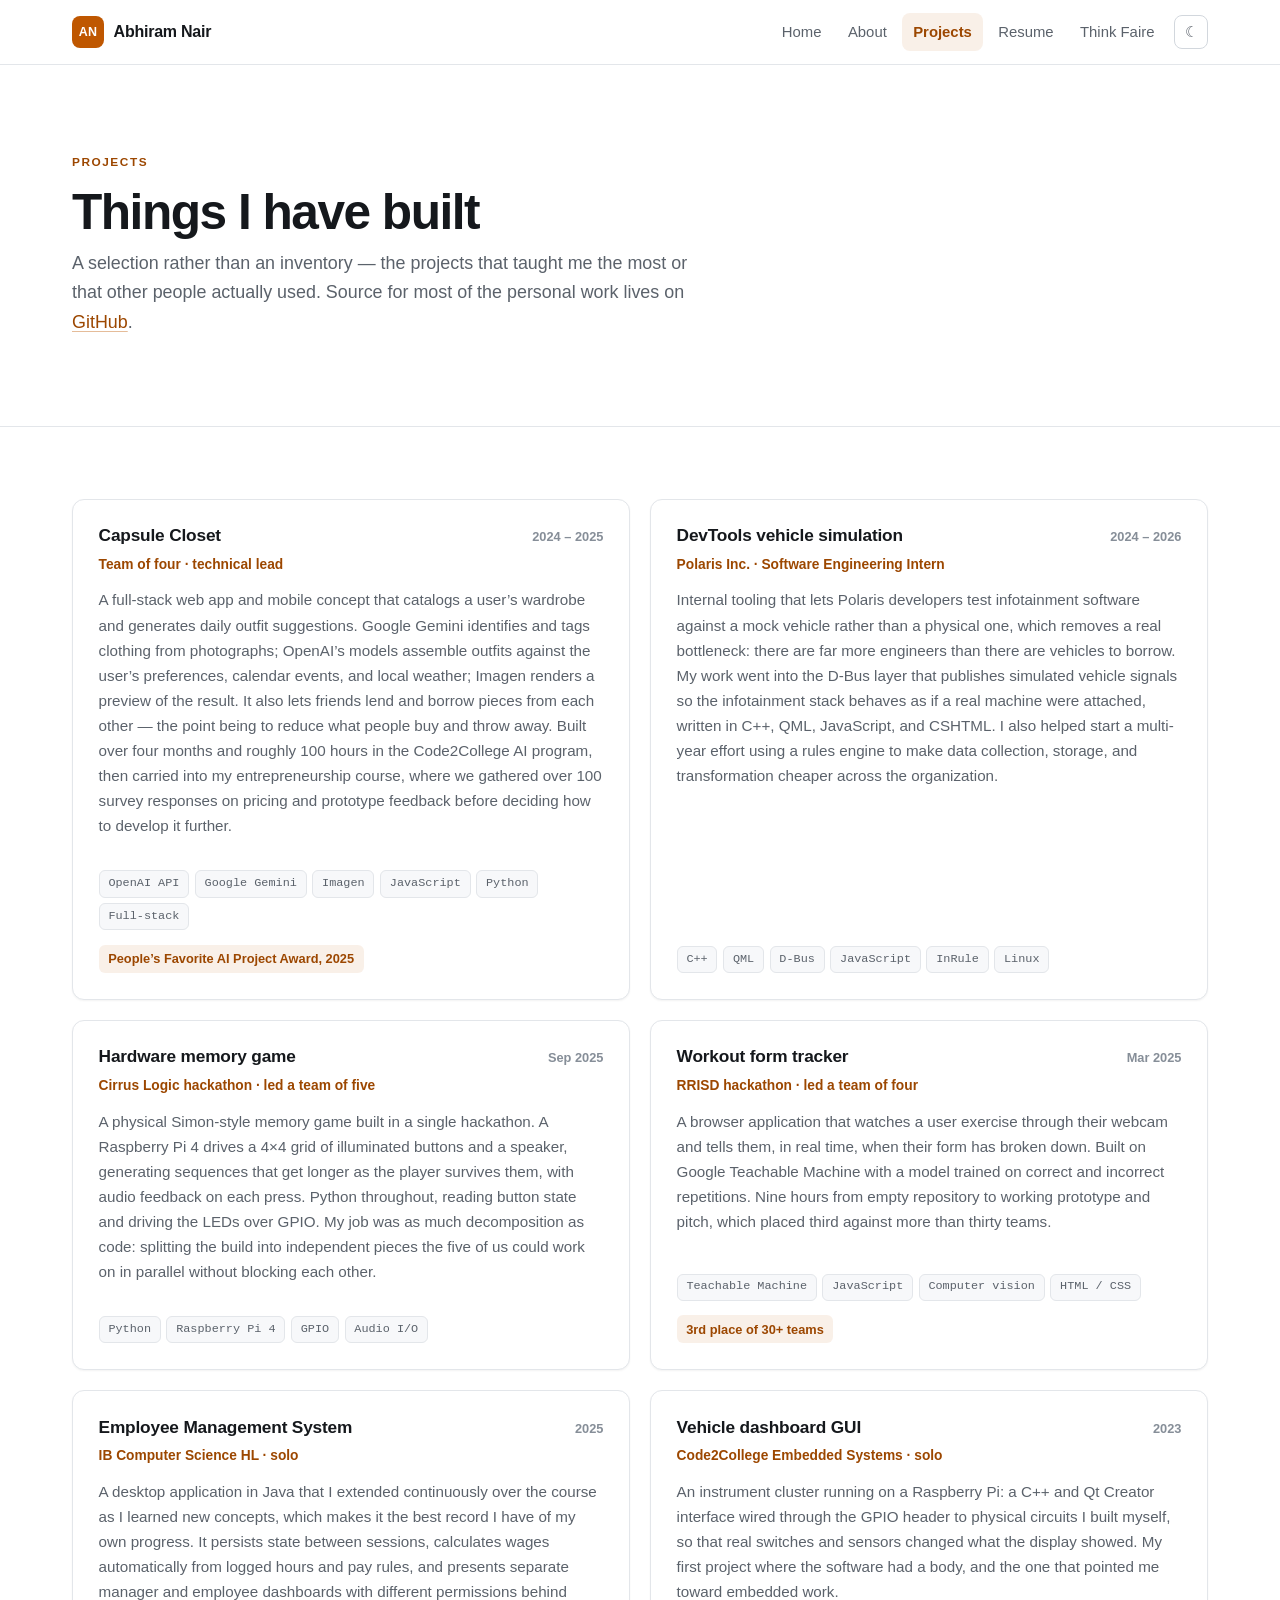
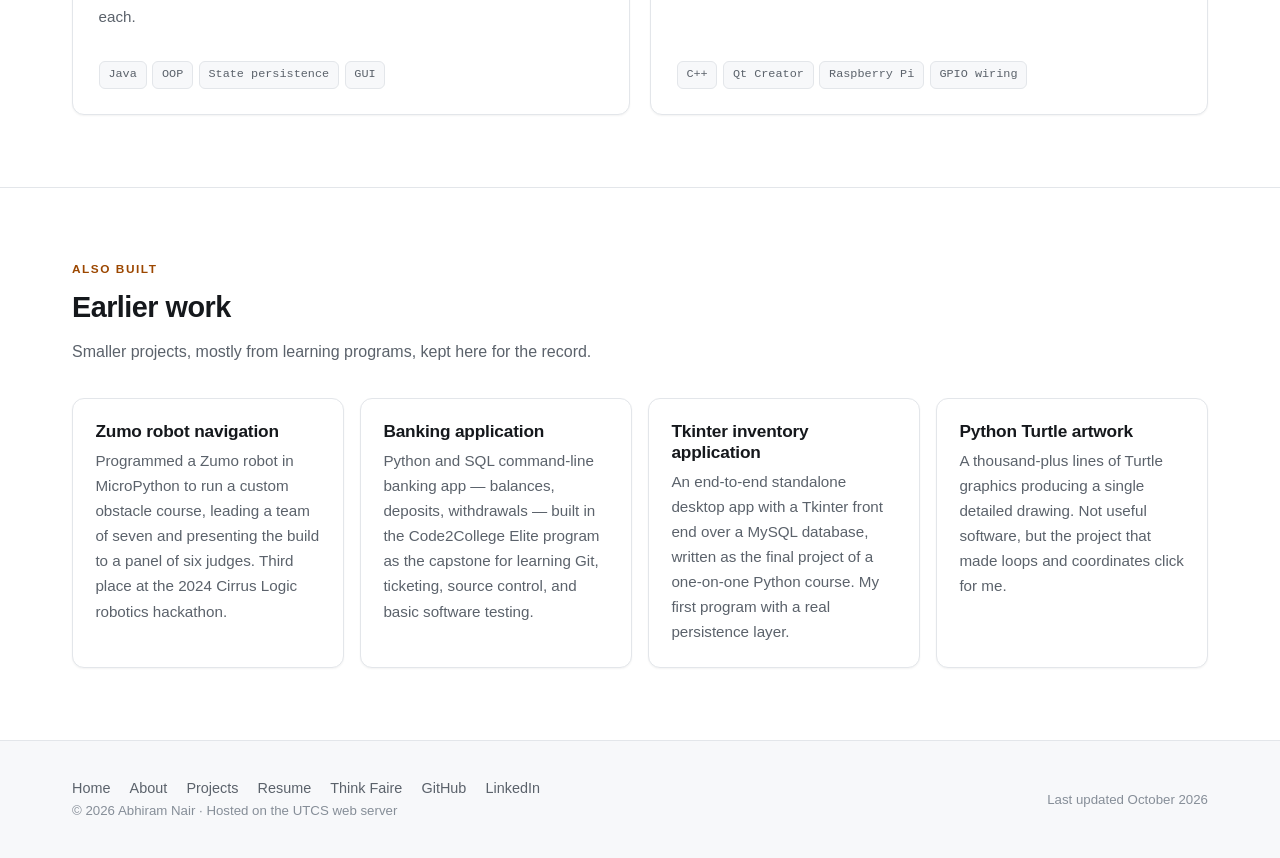
<file: site/projects.html>
<!DOCTYPE html>
<html lang="en">
<head>
<meta charset="utf-8">
<meta name="viewport" content="width=device-width, initial-scale=1">
<title>Projects &mdash; Abhiram Nair</title>
<meta name="description" content="Selected software and embedded systems projects by Abhiram Nair, a Computer Science student at UT Austin.">
<meta name="author" content="Abhiram Nair">
<link rel="stylesheet" href="style.css">
<link rel="icon" href="data:image/svg+xml,<svg xmlns='http://www.w3.org/2000/svg' viewBox='0 0 32 32'><rect width='32' height='32' rx='7' fill='%23bf5700'/><text x='16' y='22' font-family='Helvetica,Arial,sans-serif' font-size='15' font-weight='bold' fill='white' text-anchor='middle'>AN</text></svg>">
</head>
<body>
<a class="skip-link" href="#main">Skip to main content</a>

<header class="site-header">
  <div class="wrap">
    <a class="brand" href="index.html">
      <span class="brand-mark" aria-hidden="true">AN</span>
      <span>Abhiram Nair</span>
    </a>
    <nav class="nav" aria-label="Primary">
      <a href="index.html">Home</a>
      <a href="about.html">About</a>
      <a href="projects.html" aria-current="page">Projects</a>
      <a href="resume.html">Resume</a>
      <a href="thinklab/">Think Faire</a>
      <button class="theme-toggle" type="button" hidden aria-label="Switch theme"></button>
    </nav>
  </div>
</header>

<main id="main">

  <section class="hero">
    <div class="wrap">
      <span class="eyebrow">Projects</span>
      <h1>Things I have built</h1>
      <p class="lead">
        A selection rather than an inventory &mdash; the projects that taught me the most or
        that other people actually used. Source for most of the personal work lives on
        <a href="https://github.com/AbhiramNair48" rel="me noopener">GitHub</a>.
      </p>
    </div>
  </section>

  <section>
    <div class="wrap">
      <div class="projects">

        <article class="project">
          <div class="project-head">
            <h3>Capsule Closet</h3>
            <span class="project-when">2024 &ndash; 2025</span>
          </div>
          <span class="project-role">Team of four &middot; technical lead</span>
          <p>
            A full-stack web app and mobile concept that catalogs a user&rsquo;s wardrobe and
            generates daily outfit suggestions. Google Gemini identifies and tags clothing from
            photographs; OpenAI&rsquo;s models assemble outfits against the user&rsquo;s
            preferences, calendar events, and local weather; Imagen renders a preview of the
            result. It also lets friends lend and borrow pieces from each other &mdash; the point
            being to reduce what people buy and throw away. Built over four months and roughly
            100 hours in the Code2College AI program, then carried into my entrepreneurship
            course, where we gathered over 100 survey responses on pricing and prototype
            feedback before deciding how to develop it further.
          </p>
          <ul class="tags">
            <li>OpenAI API</li><li>Google Gemini</li><li>Imagen</li>
            <li>JavaScript</li><li>Python</li><li>Full-stack</li>
          </ul>
          <span class="badge">People&rsquo;s Favorite AI Project Award, 2025</span>
        </article>

        <article class="project">
          <div class="project-head">
            <h3>DevTools vehicle simulation</h3>
            <span class="project-when">2024 &ndash; 2026</span>
          </div>
          <span class="project-role">Polaris Inc. &middot; Software Engineering Intern</span>
          <p>
            Internal tooling that lets Polaris developers test infotainment software against a
            mock vehicle rather than a physical one, which removes a real bottleneck: there are
            far more engineers than there are vehicles to borrow. My work went into the D-Bus
            layer that publishes simulated vehicle signals so the infotainment stack behaves as
            if a real machine were attached, written in C++, QML, JavaScript, and CSHTML. I also
            helped start a multi-year effort using a rules engine to make data collection,
            storage, and transformation cheaper across the organization.
          </p>
          <ul class="tags">
            <li>C++</li><li>QML</li><li>D-Bus</li>
            <li>JavaScript</li><li>InRule</li><li>Linux</li>
          </ul>
        </article>

        <article class="project">
          <div class="project-head">
            <h3>Hardware memory game</h3>
            <span class="project-when">Sep 2025</span>
          </div>
          <span class="project-role">Cirrus Logic hackathon &middot; led a team of five</span>
          <p>
            A physical Simon-style memory game built in a single hackathon. A Raspberry Pi 4
            drives a 4&times;4 grid of illuminated buttons and a speaker, generating sequences
            that get longer as the player survives them, with audio feedback on each press.
            Python throughout, reading button state and driving the LEDs over GPIO. My job was
            as much decomposition as code: splitting the build into independent pieces the five
            of us could work on in parallel without blocking each other.
          </p>
          <ul class="tags">
            <li>Python</li><li>Raspberry Pi 4</li>
            <li>GPIO</li><li>Audio I/O</li>
          </ul>
        </article>

        <article class="project">
          <div class="project-head">
            <h3>Workout form tracker</h3>
            <span class="project-when">Mar 2025</span>
          </div>
          <span class="project-role">RRISD hackathon &middot; led a team of four</span>
          <p>
            A browser application that watches a user exercise through their webcam and tells
            them, in real time, when their form has broken down. Built on Google Teachable
            Machine with a model trained on correct and incorrect repetitions. Nine hours from
            empty repository to working prototype and pitch, which placed third against more
            than thirty teams.
          </p>
          <ul class="tags">
            <li>Teachable Machine</li><li>JavaScript</li>
            <li>Computer vision</li><li>HTML / CSS</li>
          </ul>
          <span class="badge">3rd place of 30+ teams</span>
        </article>

        <article class="project">
          <div class="project-head">
            <h3>Employee Management System</h3>
            <span class="project-when">2025</span>
          </div>
          <span class="project-role">IB Computer Science HL &middot; solo</span>
          <p>
            A desktop application in Java that I extended continuously over the course as I
            learned new concepts, which makes it the best record I have of my own progress.
            It persists state between sessions, calculates wages automatically from logged
            hours and pay rules, and presents separate manager and employee dashboards with
            different permissions behind each.
          </p>
          <ul class="tags">
            <li>Java</li><li>OOP</li>
            <li>State persistence</li><li>GUI</li>
          </ul>
        </article>

        <article class="project">
          <div class="project-head">
            <h3>Vehicle dashboard GUI</h3>
            <span class="project-when">2023</span>
          </div>
          <span class="project-role">Code2College Embedded Systems &middot; solo</span>
          <p>
            An instrument cluster running on a Raspberry Pi: a C++ and Qt Creator interface
            wired through the GPIO header to physical circuits I built myself, so that real
            switches and sensors changed what the display showed. My first project where the
            software had a body, and the one that pointed me toward embedded work.
          </p>
          <ul class="tags">
            <li>C++</li><li>Qt Creator</li>
            <li>Raspberry Pi</li><li>GPIO wiring</li>
          </ul>
        </article>

      </div>
    </div>
  </section>

  <section>
    <div class="wrap">
      <div class="section-head">
        <span class="eyebrow">Also built</span>
        <h2>Earlier work</h2>
        <p>Smaller projects, mostly from learning programs, kept here for the record.</p>
      </div>
      <div class="grid">
        <article class="card">
          <h3>Zumo robot navigation</h3>
          <p>
            Programmed a Zumo robot in MicroPython to run a custom obstacle course, leading a
            team of seven and presenting the build to a panel of six judges. Third place at the
            2024 Cirrus Logic robotics hackathon.
          </p>
        </article>
        <article class="card">
          <h3>Banking application</h3>
          <p>
            Python and SQL command-line banking app &mdash; balances, deposits, withdrawals &mdash;
            built in the Code2College Elite program as the capstone for learning Git, ticketing,
            source control, and basic software testing.
          </p>
        </article>
        <article class="card">
          <h3>Tkinter inventory application</h3>
          <p>
            An end-to-end standalone desktop app with a Tkinter front end over a MySQL database,
            written as the final project of a one-on-one Python course. My first program with a
            real persistence layer.
          </p>
        </article>
        <article class="card">
          <h3>Python Turtle artwork</h3>
          <p>
            A thousand-plus lines of Turtle graphics producing a single detailed drawing. Not
            useful software, but the project that made loops and coordinates click for me.
          </p>
        </article>
      </div>
    </div>
  </section>

</main>

<footer class="site-footer">
  <div class="wrap">
    <div>
      <div class="footer-links">
        <a href="index.html">Home</a>
        <a href="about.html">About</a>
        <a href="projects.html">Projects</a>
        <a href="resume.html">Resume</a>
        <a href="thinklab/">Think Faire</a>
        <a href="https://github.com/AbhiramNair48" rel="me noopener">GitHub</a>
        <a href="https://www.linkedin.com/in/abhiram-nair-656b05310/" rel="me noopener">LinkedIn</a>
      </div>
      <p class="footer-note">&copy; 2026 Abhiram Nair &middot; Hosted on the UTCS web server</p>
    </div>
    <p class="footer-note">Last updated October 2026</p>
  </div>
</footer>

<script src="main.js"></script>
</body>
</html>
</file>
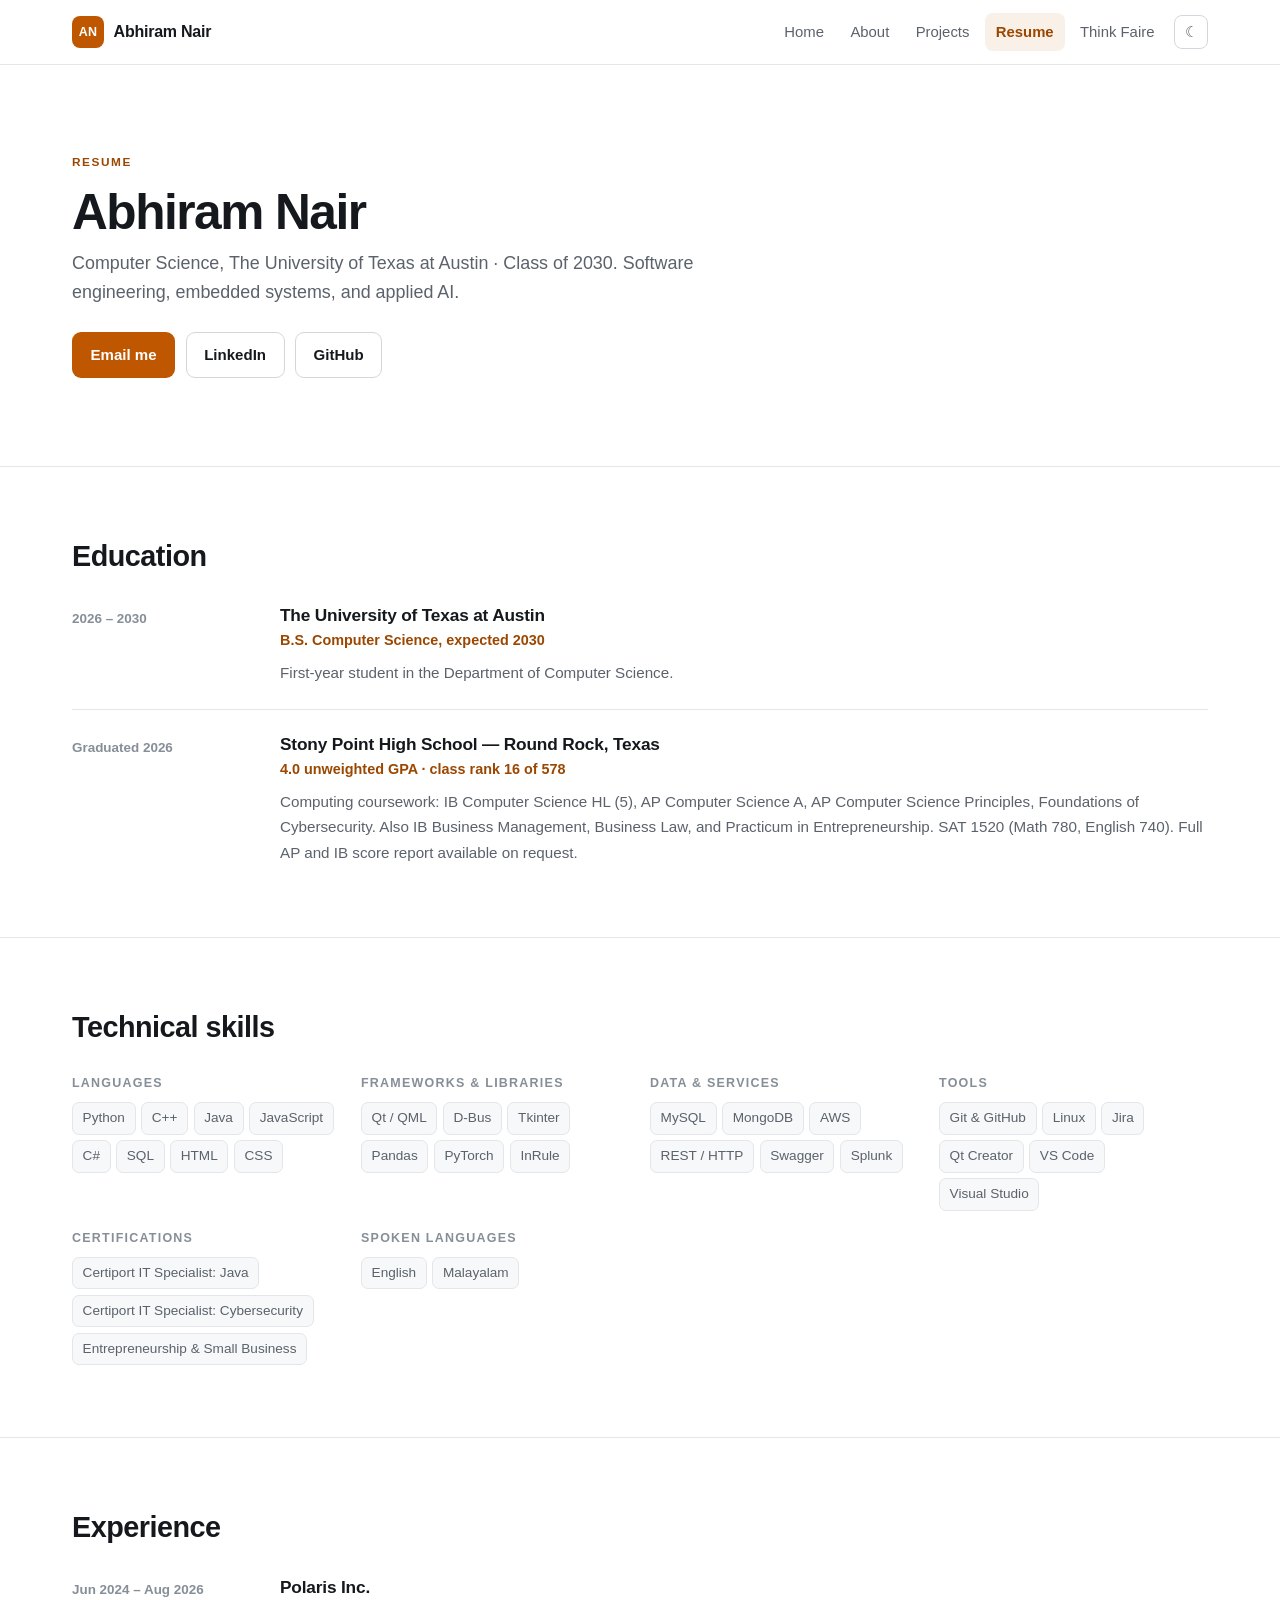
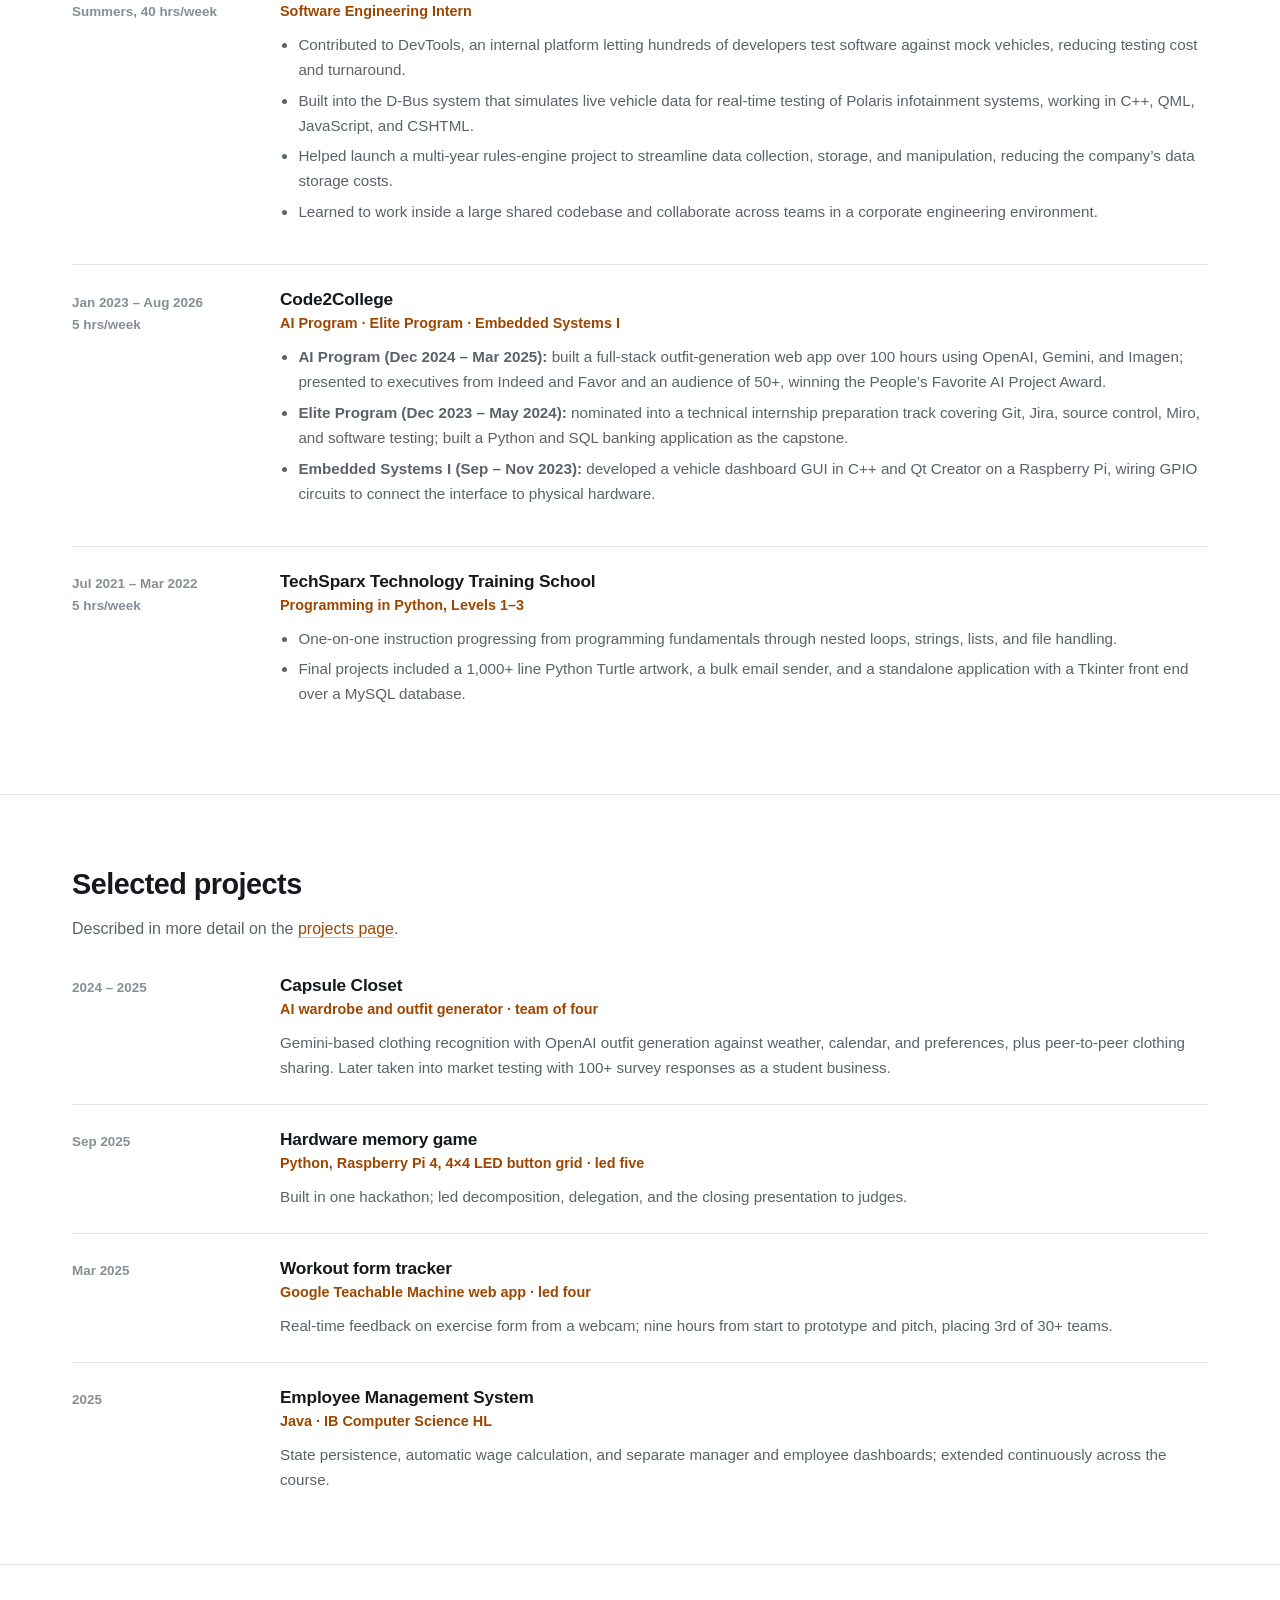
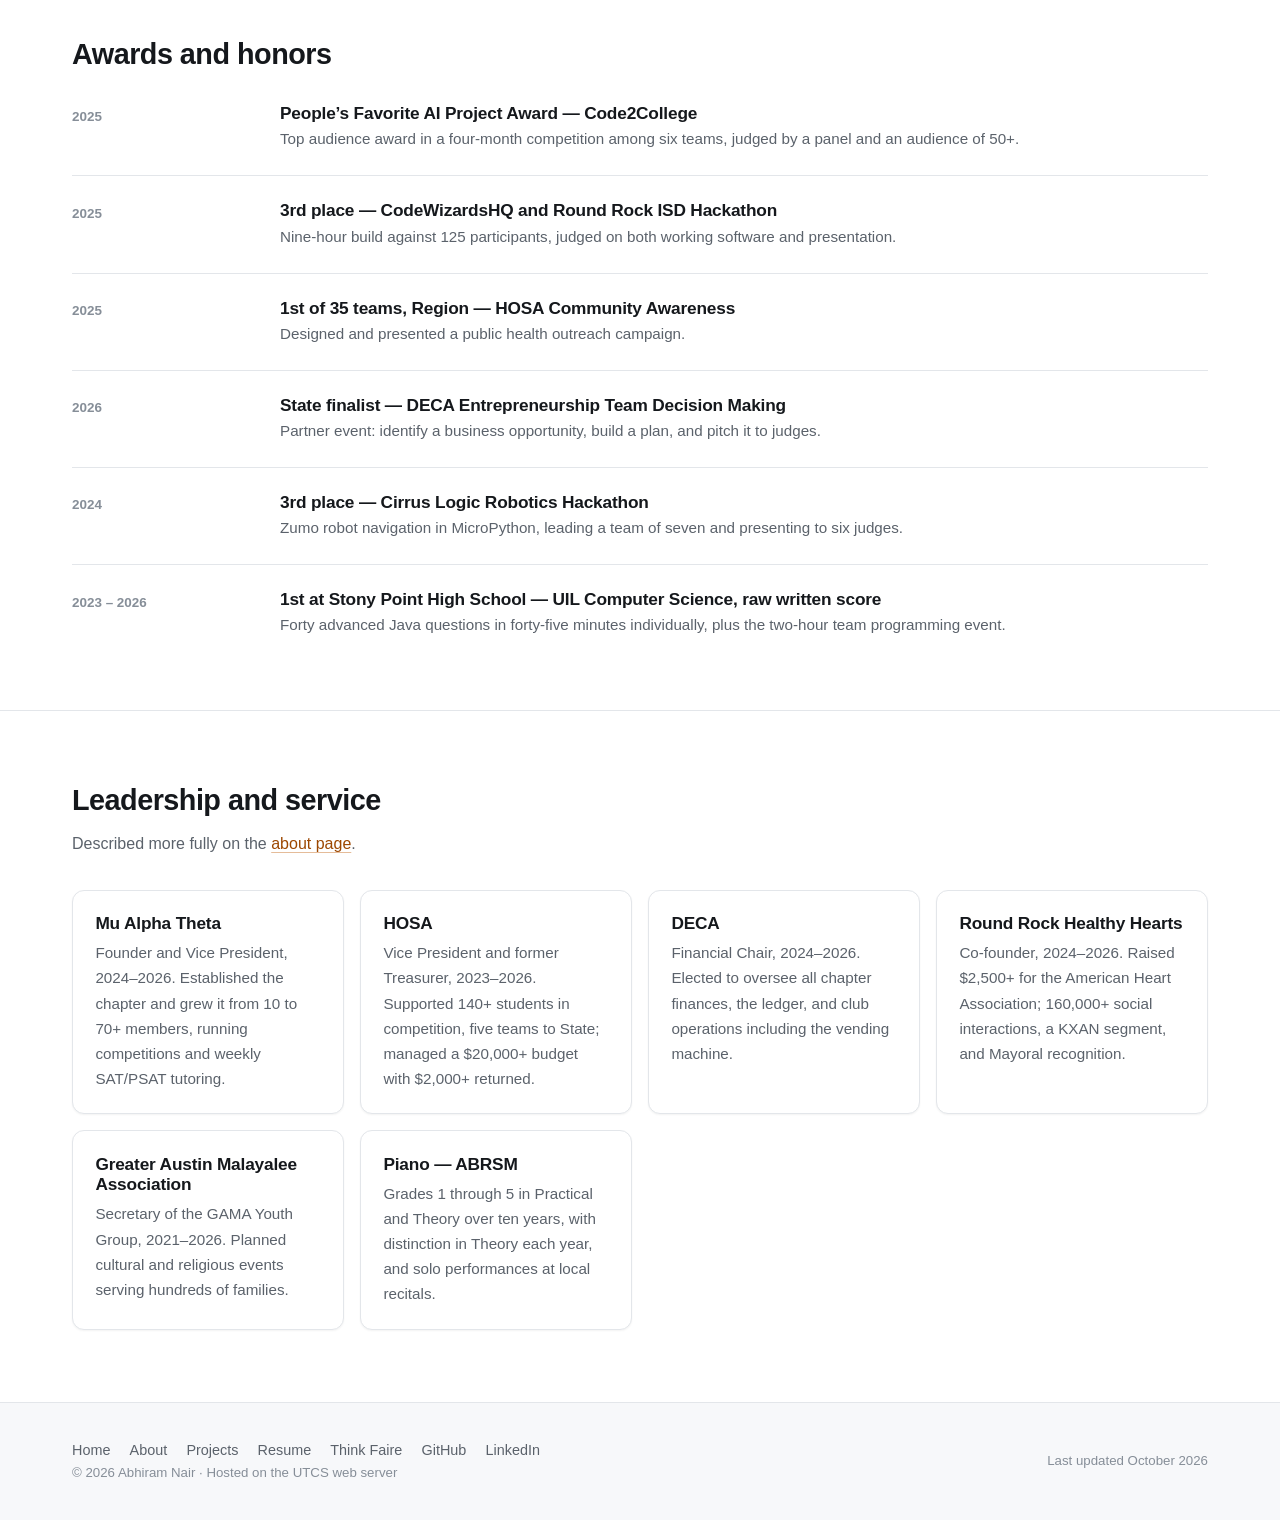
<file: site/resume.html>
<!DOCTYPE html>
<html lang="en">
<head>
<meta charset="utf-8">
<meta name="viewport" content="width=device-width, initial-scale=1">
<title>Resume &mdash; Abhiram Nair</title>
<meta name="description" content="Resume of Abhiram Nair: education, technical skills, software engineering experience, projects, awards, and leadership.">
<meta name="author" content="Abhiram Nair">
<link rel="stylesheet" href="style.css">
<link rel="icon" href="data:image/svg+xml,<svg xmlns='http://www.w3.org/2000/svg' viewBox='0 0 32 32'><rect width='32' height='32' rx='7' fill='%23bf5700'/><text x='16' y='22' font-family='Helvetica,Arial,sans-serif' font-size='15' font-weight='bold' fill='white' text-anchor='middle'>AN</text></svg>">
</head>
<body>
<a class="skip-link" href="#main">Skip to main content</a>

<header class="site-header">
  <div class="wrap">
    <a class="brand" href="index.html">
      <span class="brand-mark" aria-hidden="true">AN</span>
      <span>Abhiram Nair</span>
    </a>
    <nav class="nav" aria-label="Primary">
      <a href="index.html">Home</a>
      <a href="about.html">About</a>
      <a href="projects.html">Projects</a>
      <a href="resume.html" aria-current="page">Resume</a>
      <a href="thinklab/">Think Faire</a>
      <button class="theme-toggle" type="button" hidden aria-label="Switch theme"></button>
    </nav>
  </div>
</header>

<main id="main">

  <section class="hero">
    <div class="wrap">
      <span class="eyebrow">Resume</span>
      <h1>Abhiram Nair</h1>
      <p class="lead">
        Computer Science, The University of Texas at Austin &middot; Class of 2030.
        Software engineering, embedded systems, and applied AI.
      </p>
      <div class="actions">
        <span class="email-slot" data-email-user="nairabhiram48" data-email-domain="gmail.com" data-email-label="Email me" data-email-class="btn btn-primary">nairabhiram48 [at] gmail [dot] com</span>
        <a class="btn btn-ghost" href="https://www.linkedin.com/in/abhiram-nair-656b05310/" rel="me noopener">LinkedIn</a>
        <a class="btn btn-ghost" href="https://github.com/AbhiramNair48" rel="me noopener">GitHub</a>
      </div>
    </div>
  </section>

  <section>
    <div class="wrap">
      <div class="section-head"><h2>Education</h2></div>
      <div class="entries">
        <article class="entry">
          <div class="entry-when">2026 &ndash; 2030</div>
          <div class="entry-body">
            <h3>The University of Texas at Austin</h3>
            <span class="entry-role">B.S. Computer Science, expected 2030</span>
            <p>First-year student in the Department of Computer Science.</p>
          </div>
        </article>
        <article class="entry">
          <div class="entry-when">Graduated 2026</div>
          <div class="entry-body">
            <h3>Stony Point High School &mdash; Round Rock, Texas</h3>
            <span class="entry-role">4.0 unweighted GPA &middot; class rank 16 of 578</span>
            <p>
              Computing coursework: IB Computer Science HL (5), AP Computer Science A,
              AP Computer Science Principles, Foundations of Cybersecurity. Also
              IB Business Management, Business Law, and Practicum in Entrepreneurship.
              SAT 1520 (Math 780, English 740). Full AP and IB score report available on request.
            </p>
          </div>
        </article>
      </div>
    </div>
  </section>

  <section>
    <div class="wrap">
      <div class="section-head"><h2>Technical skills</h2></div>
      <div class="skills">
        <div class="skill-group">
          <h3>Languages</h3>
          <ul class="chips">
            <li>Python</li><li>C++</li><li>Java</li><li>JavaScript</li>
            <li>C#</li><li>SQL</li><li>HTML</li><li>CSS</li>
          </ul>
        </div>
        <div class="skill-group">
          <h3>Frameworks &amp; libraries</h3>
          <ul class="chips">
            <li>Qt / QML</li><li>D-Bus</li><li>Tkinter</li>
            <li>Pandas</li><li>PyTorch</li><li>InRule</li>
          </ul>
        </div>
        <div class="skill-group">
          <h3>Data &amp; services</h3>
          <ul class="chips">
            <li>MySQL</li><li>MongoDB</li><li>AWS</li>
            <li>REST / HTTP</li><li>Swagger</li><li>Splunk</li>
          </ul>
        </div>
        <div class="skill-group">
          <h3>Tools</h3>
          <ul class="chips">
            <li>Git &amp; GitHub</li><li>Linux</li><li>Jira</li>
            <li>Qt Creator</li><li>VS Code</li><li>Visual Studio</li>
          </ul>
        </div>
        <div class="skill-group">
          <h3>Certifications</h3>
          <ul class="chips">
            <li>Certiport IT Specialist: Java</li>
            <li>Certiport IT Specialist: Cybersecurity</li>
            <li>Entrepreneurship &amp; Small Business</li>
          </ul>
        </div>
        <div class="skill-group">
          <h3>Spoken languages</h3>
          <ul class="chips">
            <li>English</li><li>Malayalam</li>
          </ul>
        </div>
      </div>
    </div>
  </section>

  <section>
    <div class="wrap">
      <div class="section-head"><h2>Experience</h2></div>
      <div class="entries">

        <article class="entry">
          <div class="entry-when">Jun 2024 &ndash; Aug 2026<br>Summers, 40 hrs/week</div>
          <div class="entry-body">
            <h3>Polaris Inc.</h3>
            <span class="entry-role">Software Engineering Intern</span>
            <ul>
              <li>Contributed to DevTools, an internal platform letting hundreds of developers test software against mock vehicles, reducing testing cost and turnaround.</li>
              <li>Built into the D-Bus system that simulates live vehicle data for real-time testing of Polaris infotainment systems, working in C++, QML, JavaScript, and CSHTML.</li>
              <li>Helped launch a multi-year rules-engine project to streamline data collection, storage, and manipulation, reducing the company&rsquo;s data storage costs.</li>
              <li>Learned to work inside a large shared codebase and collaborate across teams in a corporate engineering environment.</li>
            </ul>
          </div>
        </article>

        <article class="entry">
          <div class="entry-when">Jan 2023 &ndash; Aug 2026<br>5 hrs/week</div>
          <div class="entry-body">
            <h3>Code2College</h3>
            <span class="entry-role">AI Program &middot; Elite Program &middot; Embedded Systems I</span>
            <ul>
              <li><strong>AI Program (Dec 2024 &ndash; Mar 2025):</strong> built a full-stack outfit-generation web app over 100 hours using OpenAI, Gemini, and Imagen; presented to executives from Indeed and Favor and an audience of 50+, winning the People&rsquo;s Favorite AI Project Award.</li>
              <li><strong>Elite Program (Dec 2023 &ndash; May 2024):</strong> nominated into a technical internship preparation track covering Git, Jira, source control, Miro, and software testing; built a Python and SQL banking application as the capstone.</li>
              <li><strong>Embedded Systems I (Sep &ndash; Nov 2023):</strong> developed a vehicle dashboard GUI in C++ and Qt Creator on a Raspberry Pi, wiring GPIO circuits to connect the interface to physical hardware.</li>
            </ul>
          </div>
        </article>

        <article class="entry">
          <div class="entry-when">Jul 2021 &ndash; Mar 2022<br>5 hrs/week</div>
          <div class="entry-body">
            <h3>TechSparx Technology Training School</h3>
            <span class="entry-role">Programming in Python, Levels 1&ndash;3</span>
            <ul>
              <li>One-on-one instruction progressing from programming fundamentals through nested loops, strings, lists, and file handling.</li>
              <li>Final projects included a 1,000+ line Python Turtle artwork, a bulk email sender, and a standalone application with a Tkinter front end over a MySQL database.</li>
            </ul>
          </div>
        </article>

      </div>
    </div>
  </section>

  <section>
    <div class="wrap">
      <div class="section-head">
        <h2>Selected projects</h2>
        <p>Described in more detail on the <a href="projects.html">projects page</a>.</p>
      </div>
      <div class="entries">
        <article class="entry">
          <div class="entry-when">2024 &ndash; 2025</div>
          <div class="entry-body">
            <h3>Capsule Closet</h3>
            <span class="entry-role">AI wardrobe and outfit generator &middot; team of four</span>
            <p>Gemini-based clothing recognition with OpenAI outfit generation against weather, calendar, and preferences, plus peer-to-peer clothing sharing. Later taken into market testing with 100+ survey responses as a student business.</p>
          </div>
        </article>
        <article class="entry">
          <div class="entry-when">Sep 2025</div>
          <div class="entry-body">
            <h3>Hardware memory game</h3>
            <span class="entry-role">Python, Raspberry Pi 4, 4&times;4 LED button grid &middot; led five</span>
            <p>Built in one hackathon; led decomposition, delegation, and the closing presentation to judges.</p>
          </div>
        </article>
        <article class="entry">
          <div class="entry-when">Mar 2025</div>
          <div class="entry-body">
            <h3>Workout form tracker</h3>
            <span class="entry-role">Google Teachable Machine web app &middot; led four</span>
            <p>Real-time feedback on exercise form from a webcam; nine hours from start to prototype and pitch, placing 3rd of 30+ teams.</p>
          </div>
        </article>
        <article class="entry">
          <div class="entry-when">2025</div>
          <div class="entry-body">
            <h3>Employee Management System</h3>
            <span class="entry-role">Java &middot; IB Computer Science HL</span>
            <p>State persistence, automatic wage calculation, and separate manager and employee dashboards; extended continuously across the course.</p>
          </div>
        </article>
      </div>
    </div>
  </section>

  <section>
    <div class="wrap">
      <div class="section-head"><h2>Awards and honors</h2></div>
      <div class="entries">
        <article class="entry">
          <div class="entry-when">2025</div>
          <div class="entry-body">
            <h3>People&rsquo;s Favorite AI Project Award &mdash; Code2College</h3>
            <p>Top audience award in a four-month competition among six teams, judged by a panel and an audience of 50+.</p>
          </div>
        </article>
        <article class="entry">
          <div class="entry-when">2025</div>
          <div class="entry-body">
            <h3>3rd place &mdash; CodeWizardsHQ and Round Rock ISD Hackathon</h3>
            <p>Nine-hour build against 125 participants, judged on both working software and presentation.</p>
          </div>
        </article>
        <article class="entry">
          <div class="entry-when">2025</div>
          <div class="entry-body">
            <h3>1st of 35 teams, Region &mdash; HOSA Community Awareness</h3>
            <p>Designed and presented a public health outreach campaign.</p>
          </div>
        </article>
        <article class="entry">
          <div class="entry-when">2026</div>
          <div class="entry-body">
            <h3>State finalist &mdash; DECA Entrepreneurship Team Decision Making</h3>
            <p>Partner event: identify a business opportunity, build a plan, and pitch it to judges.</p>
          </div>
        </article>
        <article class="entry">
          <div class="entry-when">2024</div>
          <div class="entry-body">
            <h3>3rd place &mdash; Cirrus Logic Robotics Hackathon</h3>
            <p>Zumo robot navigation in MicroPython, leading a team of seven and presenting to six judges.</p>
          </div>
        </article>
        <article class="entry">
          <div class="entry-when">2023 &ndash; 2026</div>
          <div class="entry-body">
            <h3>1st at Stony Point High School &mdash; UIL Computer Science, raw written score</h3>
            <p>Forty advanced Java questions in forty-five minutes individually, plus the two-hour team programming event.</p>
          </div>
        </article>
      </div>
    </div>
  </section>

  <section>
    <div class="wrap">
      <div class="section-head">
        <h2>Leadership and service</h2>
        <p>Described more fully on the <a href="about.html">about page</a>.</p>
      </div>
      <div class="grid">
        <article class="card">
          <h3>Mu Alpha Theta</h3>
          <p>Founder and Vice President, 2024&ndash;2026. Established the chapter and grew it from 10 to 70+ members, running competitions and weekly SAT/PSAT tutoring.</p>
        </article>
        <article class="card">
          <h3>HOSA</h3>
          <p>Vice President and former Treasurer, 2023&ndash;2026. Supported 140+ students in competition, five teams to State; managed a $20,000+ budget with $2,000+ returned.</p>
        </article>
        <article class="card">
          <h3>DECA</h3>
          <p>Financial Chair, 2024&ndash;2026. Elected to oversee all chapter finances, the ledger, and club operations including the vending machine.</p>
        </article>
        <article class="card">
          <h3>Round Rock Healthy Hearts</h3>
          <p>Co-founder, 2024&ndash;2026. Raised $2,500+ for the American Heart Association; 160,000+ social interactions, a KXAN segment, and Mayoral recognition.</p>
        </article>
        <article class="card">
          <h3>Greater Austin Malayalee Association</h3>
          <p>Secretary of the GAMA Youth Group, 2021&ndash;2026. Planned cultural and religious events serving hundreds of families.</p>
        </article>
        <article class="card">
          <h3>Piano &mdash; ABRSM</h3>
          <p>Grades 1 through 5 in Practical and Theory over ten years, with distinction in Theory each year, and solo performances at local recitals.</p>
        </article>
      </div>
    </div>
  </section>

</main>

<footer class="site-footer">
  <div class="wrap">
    <div>
      <div class="footer-links">
        <a href="index.html">Home</a>
        <a href="about.html">About</a>
        <a href="projects.html">Projects</a>
        <a href="resume.html">Resume</a>
        <a href="thinklab/">Think Faire</a>
        <a href="https://github.com/AbhiramNair48" rel="me noopener">GitHub</a>
        <a href="https://www.linkedin.com/in/abhiram-nair-656b05310/" rel="me noopener">LinkedIn</a>
      </div>
      <p class="footer-note">&copy; 2026 Abhiram Nair &middot; Hosted on the UTCS web server</p>
    </div>
    <p class="footer-note">Last updated October 2026</p>
  </div>
</footer>

<script src="main.js"></script>
</body>
</html>
</file>
<file: site/style.css>
/* ==========================================================================
   Abhiram Nair - personal site
   Single shared stylesheet. No external dependencies, no web fonts:
   everything is served from public_html so the page works on a cold cache.
   ========================================================================== */

/* --- Design tokens ------------------------------------------------------ */
:root {
  --bg:          #ffffff;
  --surface:     #f7f8fa;
  --surface-2:   #ffffff;
  --text:        #15181c;
  --muted:       #5b626b;
  --faint:       #868e98;
  --accent:      #bf5700;          /* UT Austin burnt orange */
  --accent-text: #9c4700;
  --accent-soft: rgba(191, 87, 0, 0.09);
  --border:      #e3e6ea;
  --border-firm: #d2d7dd;
  --shadow-sm:   0 1px 2px rgba(16, 20, 26, 0.05);
  --shadow-md:   0 4px 16px rgba(16, 20, 26, 0.07);

  --maxw:   74rem;
  --readw:  40rem;
  --radius: 12px;
  --gutter: 1.5rem;

  --sans: -apple-system, BlinkMacSystemFont, "Segoe UI", Roboto, "Helvetica Neue",
          Arial, "Noto Sans", sans-serif;
  --mono: ui-monospace, SFMono-Regular, "SF Mono", Menlo, Consolas,
          "Liberation Mono", monospace;
}

/* Dark theme: follow the OS unless the visitor has picked a theme by hand. */
@media (prefers-color-scheme: dark) {
  :root:not([data-theme="light"]) {
    --bg:          #0e1013;
    --surface:     #15181d;
    --surface-2:   #181c22;
    --text:        #e8eaed;
    --muted:       #9aa2ac;
    --faint:       #79828d;
    --accent:      #ff8a3d;
    --accent-text: #ff9a56;
    --accent-soft: rgba(255, 138, 61, 0.12);
    --border:      #262b32;
    --border-firm: #343a43;
    --shadow-sm:   0 1px 2px rgba(0, 0, 0, 0.4);
    --shadow-md:   0 4px 16px rgba(0, 0, 0, 0.45);
  }
}

:root[data-theme="dark"] {
  --bg:          #0e1013;
  --surface:     #15181d;
  --surface-2:   #181c22;
  --text:        #e8eaed;
  --muted:       #9aa2ac;
  --faint:       #79828d;
  --accent:      #ff8a3d;
  --accent-text: #ff9a56;
  --accent-soft: rgba(255, 138, 61, 0.12);
  --border:      #262b32;
  --border-firm: #343a43;
  --shadow-sm:   0 1px 2px rgba(0, 0, 0, 0.4);
  --shadow-md:   0 4px 16px rgba(0, 0, 0, 0.45);
}

/* --- Base --------------------------------------------------------------- */
*, *::before, *::after { box-sizing: border-box; }

html {
  scroll-behavior: smooth;
  -webkit-text-size-adjust: 100%;
}

@media (prefers-reduced-motion: reduce) {
  html { scroll-behavior: auto; }
  *, *::before, *::after {
    animation-duration: 0.001ms !important;
    transition-duration: 0.001ms !important;
  }
}

body {
  margin: 0;
  background: var(--bg);
  color: var(--text);
  font-family: var(--sans);
  font-size: 1rem;
  line-height: 1.65;
  -webkit-font-smoothing: antialiased;
}

h1, h2, h3, h4 {
  margin: 0 0 0.5em;
  line-height: 1.2;
  font-weight: 650;
  letter-spacing: -0.018em;
}

h1 { font-size: clamp(2.1rem, 6vw, 3.1rem); letter-spacing: -0.03em; }
h2 { font-size: clamp(1.45rem, 3.4vw, 1.8rem); }
h3 { font-size: 1.08rem; letter-spacing: -0.01em; }

p { margin: 0 0 1rem; }
p:last-child { margin-bottom: 0; }

a {
  color: var(--accent-text);
  text-decoration-color: color-mix(in srgb, var(--accent) 40%, transparent);
  text-underline-offset: 3px;
}
a:hover { text-decoration-color: var(--accent); }

:focus-visible {
  outline: 2px solid var(--accent);
  outline-offset: 2px;
  border-radius: 3px;
}

ul { margin: 0 0 1rem; padding-left: 1.15rem; }
li { margin-bottom: 0.35rem; }
li:last-child { margin-bottom: 0; }

hr {
  border: 0;
  border-top: 1px solid var(--border);
  margin: 2.5rem 0;
}

/* --- Layout helpers ----------------------------------------------------- */
.wrap {
  width: 100%;
  max-width: var(--maxw);
  margin-inline: auto;
  padding-inline: var(--gutter);
}

.skip-link {
  position: absolute;
  left: -9999px;
  top: 0;
  z-index: 100;
  background: var(--accent);
  color: #fff;
  padding: 0.6rem 1rem;
  border-radius: 0 0 var(--radius) 0;
  font-weight: 600;
}
.skip-link:focus { left: 0; }

section { padding-block: clamp(2.75rem, 7vw, 4.5rem); }
section + section { border-top: 1px solid var(--border); }

.section-head { margin-bottom: 2rem; max-width: var(--readw); }
.section-head p { color: var(--muted); margin-bottom: 0; }

.eyebrow {
  display: block;
  font-size: 0.74rem;
  font-weight: 700;
  letter-spacing: 0.13em;
  text-transform: uppercase;
  color: var(--accent-text);
  margin-bottom: 0.65rem;
}

.lead {
  font-size: 1.12rem;
  color: var(--muted);
  max-width: var(--readw);
}

.prose { max-width: var(--readw); }
.prose p { color: var(--muted); }
.prose strong { color: var(--text); font-weight: 620; }

/* --- Header / navigation ------------------------------------------------ */
.site-header {
  position: sticky;
  top: 0;
  z-index: 50;
  background: color-mix(in srgb, var(--bg) 88%, transparent);
  backdrop-filter: saturate(180%) blur(12px);
  -webkit-backdrop-filter: saturate(180%) blur(12px);
  border-bottom: 1px solid var(--border);
}

.site-header .wrap {
  display: flex;
  align-items: center;
  justify-content: space-between;
  gap: 1rem;
  min-height: 4rem;
  flex-wrap: wrap;
}

.brand {
  display: inline-flex;
  align-items: center;
  gap: 0.6rem;
  font-weight: 680;
  color: var(--text);
  text-decoration: none;
  letter-spacing: -0.015em;
}

.brand-mark {
  display: grid;
  place-items: center;
  width: 2rem;
  height: 2rem;
  flex: none;
  border-radius: 8px;
  background: var(--accent);
  color: #fff;
  font-size: 0.78rem;
  font-weight: 700;
  letter-spacing: 0.02em;
}

.nav {
  display: flex;
  align-items: center;
  gap: 0.25rem;
  flex-wrap: wrap;
}

.nav a {
  display: inline-block;
  padding: 0.4rem 0.7rem;
  border-radius: 8px;
  color: var(--muted);
  font-size: 0.93rem;
  font-weight: 540;
  text-decoration: none;
}
.nav a:hover { color: var(--text); background: var(--surface); }
.nav a[aria-current="page"] {
  color: var(--accent-text);
  background: var(--accent-soft);
  font-weight: 620;
}

.theme-toggle {
  display: grid;
  place-items: center;
  width: 2.1rem;
  height: 2.1rem;
  margin-left: 0.3rem;
  padding: 0;
  border: 1px solid var(--border-firm);
  border-radius: 8px;
  background: transparent;
  color: var(--muted);
  cursor: pointer;
  font-size: 0.95rem;
  line-height: 1;
}
.theme-toggle:hover { color: var(--text); background: var(--surface); }

/* `display: grid` above would otherwise beat the UA rule for [hidden], leaving a
   dead empty button for visitors with JavaScript disabled. */
.theme-toggle[hidden] { display: none; }

/* --- Hero --------------------------------------------------------------- */
.hero {
  padding-block: clamp(3rem, 9vw, 5.5rem);
  border-top: 0;
}

.hero-grid {
  display: grid;
  grid-template-columns: minmax(0, 1fr);
  gap: 2.5rem;
  align-items: start;
}

@media (min-width: 56rem) {
  .hero-grid { grid-template-columns: minmax(0, 1fr) 15rem; gap: 3.5rem; }
}

.hero h1 { margin-bottom: 0.4rem; }

.hero-sub {
  font-size: 1.05rem;
  font-weight: 560;
  color: var(--text);
  margin-bottom: 1.1rem;
}

/* Portrait slot. Swap .portrait-fallback for <img class="portrait"> later. */
.portrait-frame {
  width: 11rem;
  height: 11rem;
  border-radius: 16px;
  overflow: hidden;
  border: 1px solid var(--border);
  box-shadow: var(--shadow-md);
  background: var(--surface);
}

.portrait { width: 100%; height: 100%; object-fit: cover; display: block; }

.portrait-fallback {
  width: 100%;
  height: 100%;
  display: grid;
  place-items: center;
  background:
    radial-gradient(120% 120% at 25% 15%,
      color-mix(in srgb, var(--accent) 22%, transparent) 0%,
      transparent 62%),
    var(--surface);
  color: var(--accent-text);
  font-size: 2.6rem;
  font-weight: 700;
  letter-spacing: 0.02em;
}

.facts {
  display: flex;
  flex-wrap: wrap;
  gap: 0.4rem 0.5rem;
  margin: 0 0 1.5rem;
  padding: 0;
  list-style: none;
}

.facts li {
  margin: 0;
  padding: 0.3rem 0.7rem;
  border: 1px solid var(--border);
  border-radius: 999px;
  background: var(--surface);
  color: var(--muted);
  font-size: 0.84rem;
  font-weight: 540;
}

/* --- Buttons ------------------------------------------------------------ */
.actions { display: flex; flex-wrap: wrap; gap: 0.65rem; margin-top: 1.5rem; }

.btn {
  display: inline-flex;
  align-items: center;
  gap: 0.45rem;
  padding: 0.6rem 1.1rem;
  border: 1px solid transparent;
  border-radius: 9px;
  font-size: 0.94rem;
  font-weight: 600;
  text-decoration: none;
  cursor: pointer;
  transition: transform 0.12s ease, background 0.12s ease, border-color 0.12s ease;
}
.btn:hover { transform: translateY(-1px); }

.btn-primary { background: var(--accent); color: #fff; }
.btn-primary:hover { background: color-mix(in srgb, var(--accent) 88%, #000); }

/* The generated email link must not pick up the global anchor colour. */
.btn a, .btn a:hover { color: inherit; text-decoration: none; }

/* Email slot before JavaScript upgrades it to a button. */
.email-slot:not(.btn) {
  align-self: center;
  color: var(--muted);
  font-size: 0.94rem;
}

.btn-ghost {
  background: transparent;
  color: var(--text);
  border-color: var(--border-firm);
}
.btn-ghost:hover { background: var(--surface); border-color: var(--accent); }

/* --- Cards -------------------------------------------------------------- */
.grid {
  display: grid;
  gap: 1rem;
  grid-template-columns: repeat(auto-fit, minmax(min(100%, 17rem), 1fr));
}

.card {
  padding: 1.4rem;
  border: 1px solid var(--border);
  border-radius: var(--radius);
  background: var(--surface-2);
  box-shadow: var(--shadow-sm);
}

.card h3 { margin-bottom: 0.4rem; }
.card p { color: var(--muted); font-size: 0.95rem; margin-bottom: 0; }

.card-num {
  display: block;
  font-family: var(--mono);
  font-size: 0.75rem;
  font-weight: 600;
  color: var(--accent-text);
  margin-bottom: 0.7rem;
}

/* --- Entry list (experience, awards, education) ------------------------- */
.entries { display: grid; gap: 1.5rem; }

.entry {
  display: grid;
  gap: 0.2rem 2rem;
  grid-template-columns: minmax(0, 1fr);
  padding-bottom: 1.5rem;
  border-bottom: 1px solid var(--border);
}
.entry:last-child { padding-bottom: 0; border-bottom: 0; }

@media (min-width: 46rem) {
  .entry { grid-template-columns: 11rem minmax(0, 1fr); }
  .entry-when { text-align: left; padding-top: 0.15rem; }
}

.entry-when {
  color: var(--faint);
  font-size: 0.84rem;
  font-weight: 560;
  font-variant-numeric: tabular-nums;
}

.entry-body h3 { margin-bottom: 0.15rem; }

.entry-role {
  display: block;
  color: var(--accent-text);
  font-size: 0.9rem;
  font-weight: 600;
  margin-bottom: 0.5rem;
}

.entry-body p, .entry-body li { color: var(--muted); font-size: 0.95rem; }

/* --- Project cards ------------------------------------------------------ */
.projects { display: grid; gap: 1.25rem; }

@media (min-width: 52rem) {
  .projects { grid-template-columns: repeat(2, minmax(0, 1fr)); }
}

.project {
  display: flex;
  flex-direction: column;
  padding: 1.6rem;
  border: 1px solid var(--border);
  border-radius: var(--radius);
  background: var(--surface-2);
  box-shadow: var(--shadow-sm);
  transition: border-color 0.15s ease, box-shadow 0.15s ease;
}
.project:hover { border-color: var(--border-firm); box-shadow: var(--shadow-md); }

.project-head {
  display: flex;
  align-items: baseline;
  justify-content: space-between;
  gap: 1rem;
  margin-bottom: 0.1rem;
}

.project-when {
  flex: none;
  color: var(--faint);
  font-size: 0.8rem;
  font-weight: 560;
  font-variant-numeric: tabular-nums;
}

.project h3 { margin-bottom: 0; }

.project-role {
  display: block;
  color: var(--accent-text);
  font-size: 0.86rem;
  font-weight: 600;
  margin: 0.3rem 0 0.7rem;
}

.project p { color: var(--muted); font-size: 0.95rem; flex-grow: 1; }

.tags {
  display: flex;
  flex-wrap: wrap;
  gap: 0.35rem;
  margin: 1rem 0 0;
  padding: 0;
  list-style: none;
}

.tags li {
  margin: 0;
  padding: 0.18rem 0.55rem;
  border: 1px solid var(--border);
  border-radius: 6px;
  background: var(--surface);
  color: var(--muted);
  font-family: var(--mono);
  font-size: 0.74rem;
}

.badge {
  display: inline-block;
  margin-top: 0.9rem;
  padding: 0.22rem 0.6rem;
  border-radius: 6px;
  background: var(--accent-soft);
  color: var(--accent-text);
  font-size: 0.8rem;
  font-weight: 620;
  align-self: flex-start;
}

/* --- Callout ------------------------------------------------------------ */
.callout {
  max-width: var(--readw);
  padding: 1.1rem 1.3rem;
  border: 1px solid var(--border);
  border-left: 3px solid var(--accent);
  border-radius: 0 var(--radius) var(--radius) 0;
  background: var(--surface);
  color: var(--muted);
  font-size: 0.95rem;
}
.callout strong { color: var(--text); font-weight: 620; }
.callout :last-child { margin-bottom: 0; }

/* --- Skills ------------------------------------------------------------- */
.skills { display: grid; gap: 1.25rem; }

@media (min-width: 44rem) {
  .skills { grid-template-columns: repeat(auto-fit, minmax(min(100%, 15rem), 1fr)); }
}

.skill-group h3 {
  font-size: 0.78rem;
  font-weight: 700;
  letter-spacing: 0.1em;
  text-transform: uppercase;
  color: var(--faint);
  margin-bottom: 0.7rem;
}

.chips { display: flex; flex-wrap: wrap; gap: 0.35rem; margin: 0; padding: 0; list-style: none; }

.chips li {
  margin: 0;
  padding: 0.25rem 0.6rem;
  border: 1px solid var(--border);
  border-radius: 7px;
  background: var(--surface);
  font-size: 0.85rem;
  color: var(--muted);
}

/* --- Footer ------------------------------------------------------------- */
.site-footer {
  border-top: 1px solid var(--border);
  background: var(--surface);
  padding-block: 2.25rem;
  color: var(--muted);
  font-size: 0.9rem;
}

.site-footer .wrap {
  display: flex;
  flex-wrap: wrap;
  gap: 1rem 2rem;
  align-items: center;
  justify-content: space-between;
}

.footer-links { display: flex; flex-wrap: wrap; gap: 0.25rem 1.2rem; }
.footer-links a { color: var(--muted); text-decoration: none; }
.footer-links a:hover { color: var(--accent-text); text-decoration: underline; }

.footer-note { color: var(--faint); font-size: 0.83rem; margin: 0; }
</file>
